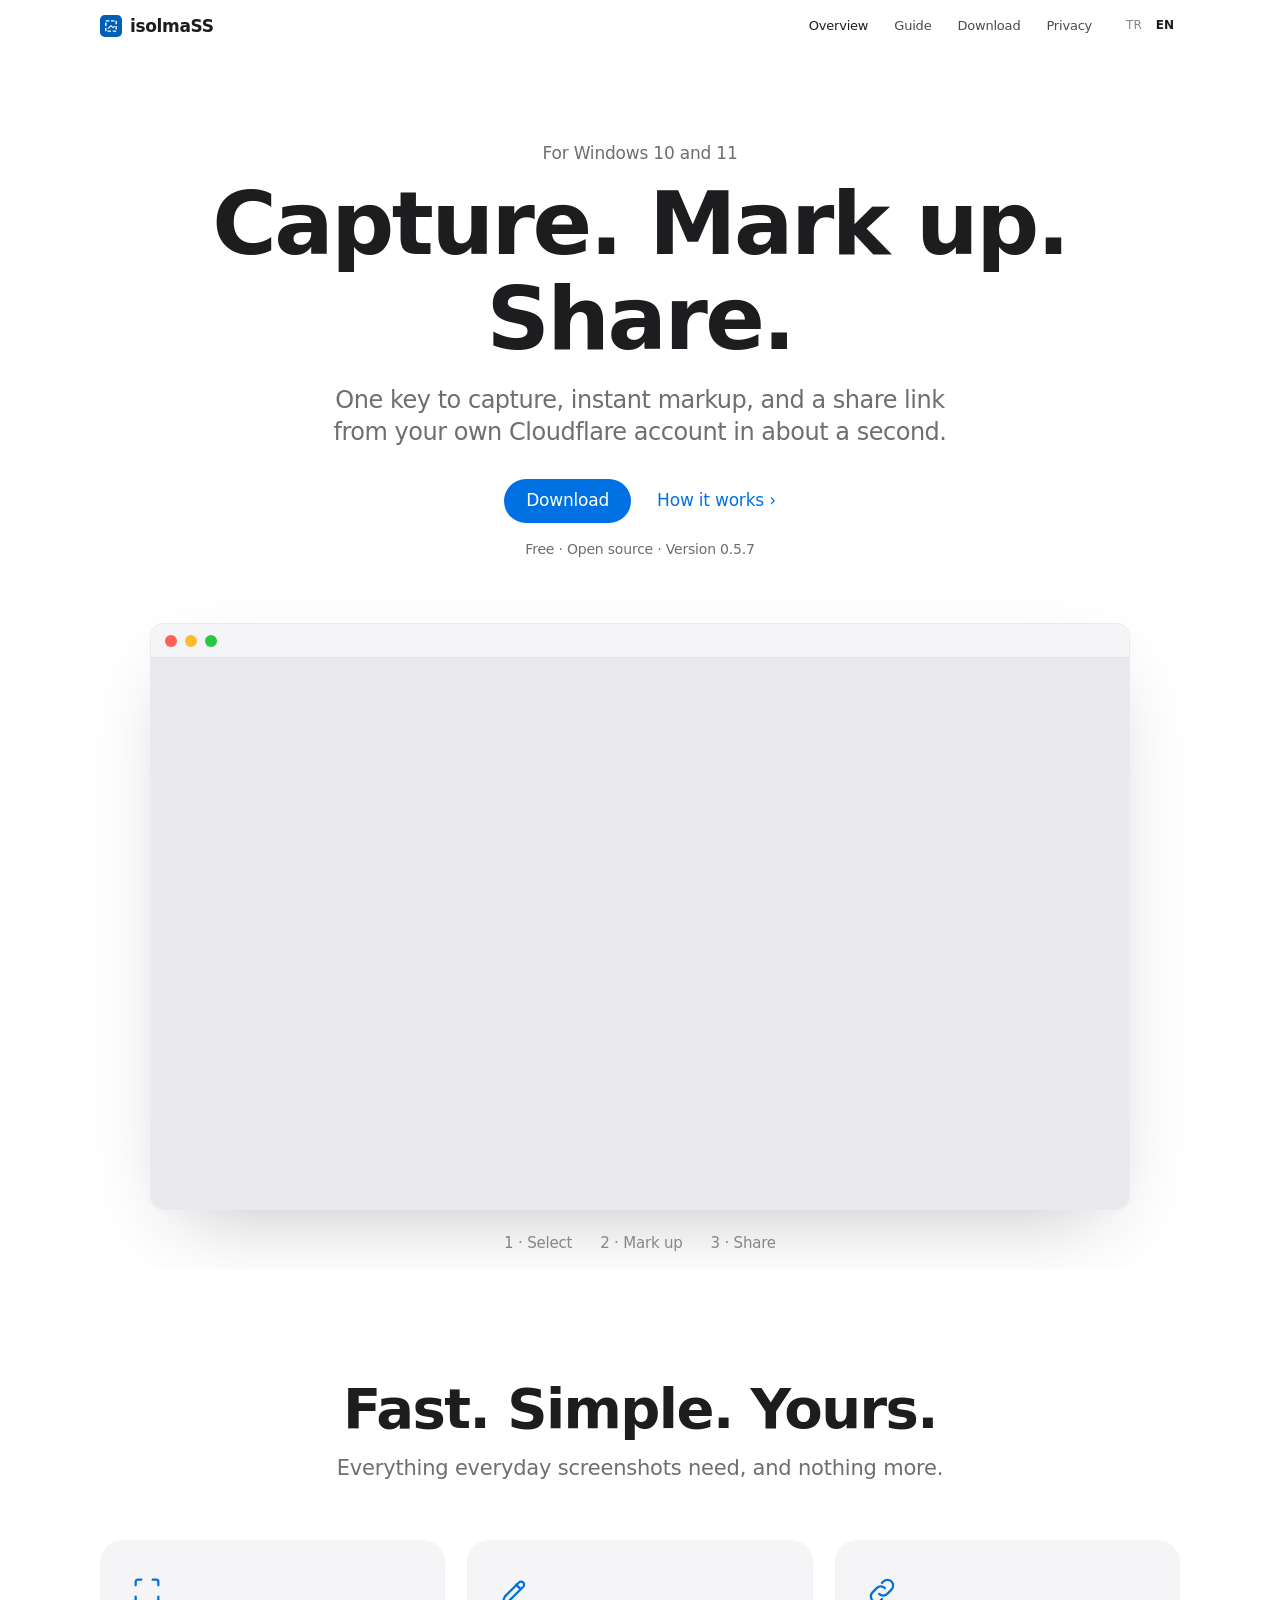
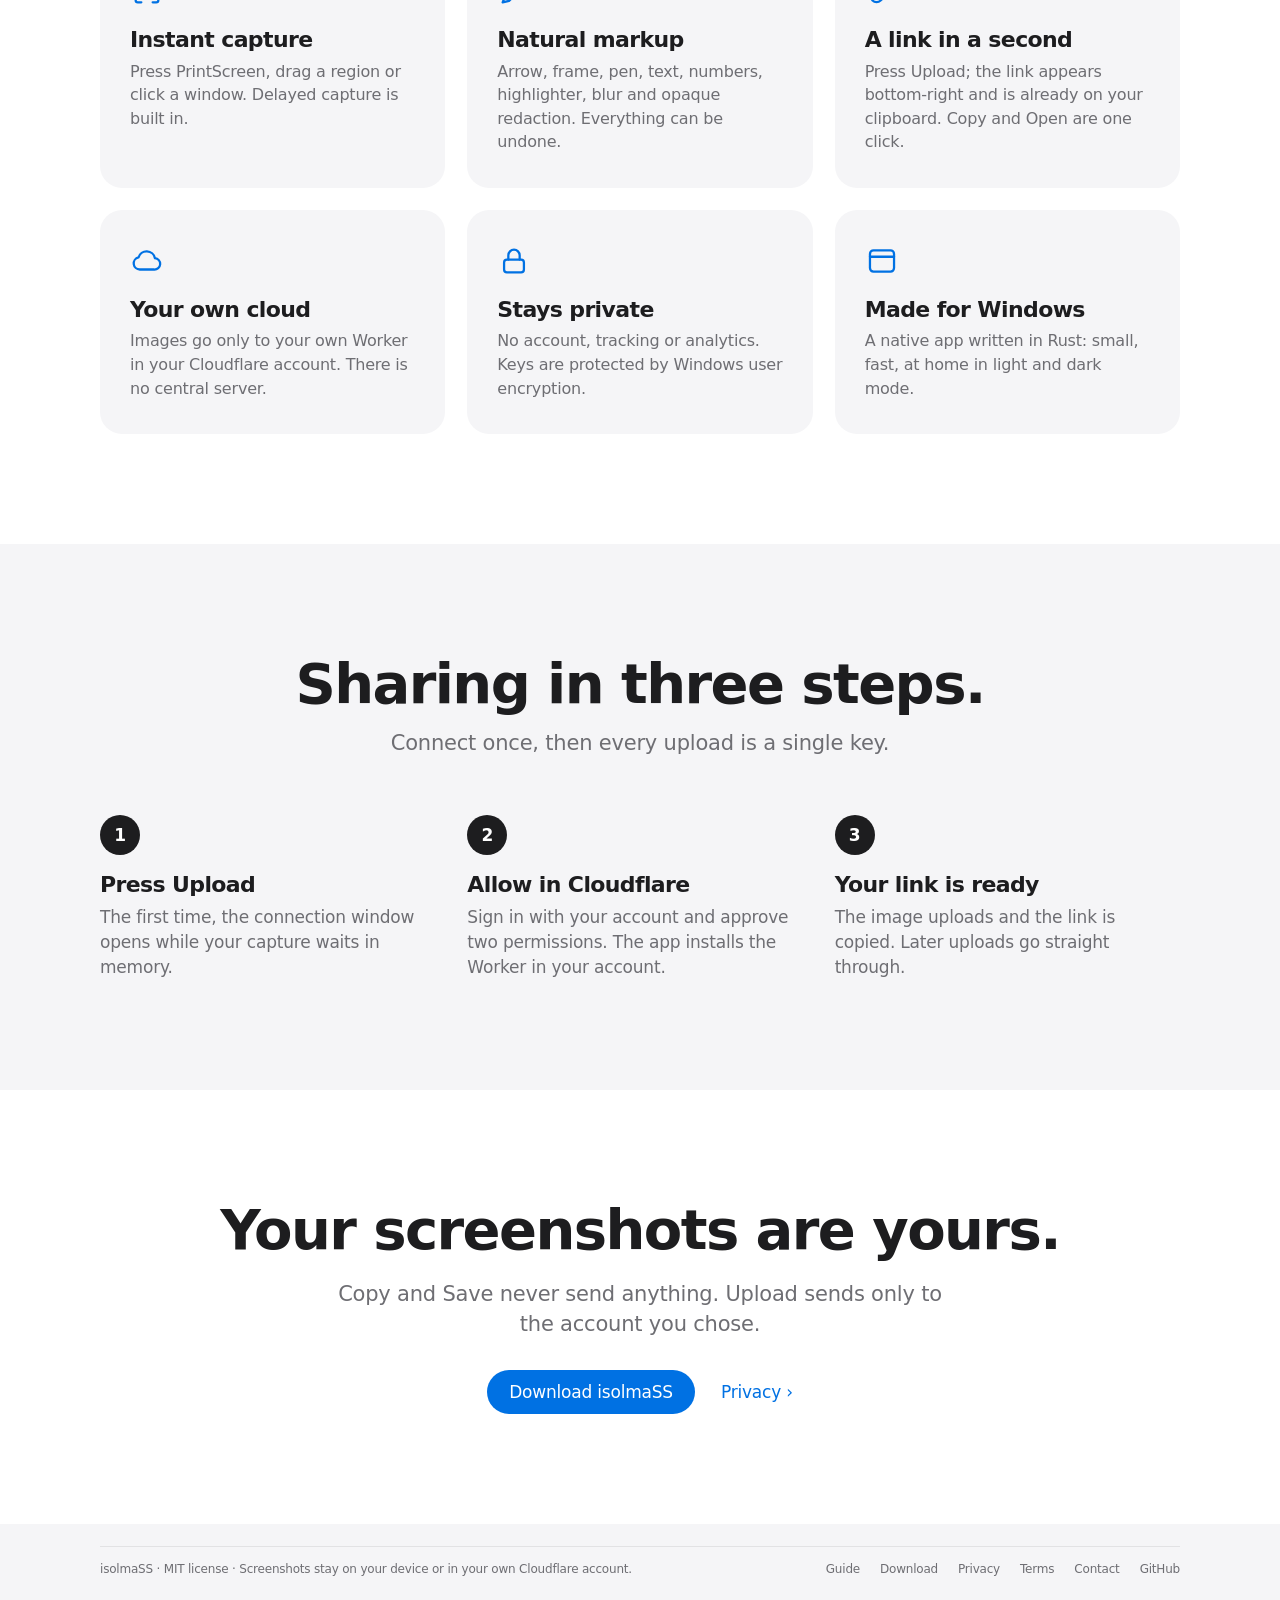
<file: site/index.html>
<!doctype html>
<html lang="tr" data-lang="tr" data-title-tr="isolmaSS — Yakala, işaretle, paylaş" data-title-en="isolmaSS — Capture, mark up, share" data-desc-tr="Windows için hızlı ekran görüntüsü, düzenleme ve kendi Cloudflare hesabınızla anında link paylaşımı." data-desc-en="Fast Windows screenshots, markup and instant links from your own Cloudflare account.">
<head>
<meta charset="utf-8">
<meta name="viewport" content="width=device-width,initial-scale=1">
<title>isolmaSS — Yakala, işaretle, paylaş</title>
<meta name="description" content="Windows için hızlı ekran görüntüsü, düzenleme ve kendi Cloudflare hesabınızla anında link paylaşımı.">
<link rel="canonical" href="https://ss.isolmaz.com/">
<meta property="og:type" content="website">
<meta property="og:site_name" content="isolmaSS">
<meta property="og:title" content="isolmaSS — Yakala, işaretle, paylaş">
<meta property="og:description" content="Windows için hızlı ekran görüntüsü, düzenleme ve kendi Cloudflare hesabınızla anında link paylaşımı.">
<meta property="og:url" content="https://ss.isolmaz.com/">
<meta name="theme-color" content="#ffffff" media="(prefers-color-scheme: light)">
<meta name="theme-color" content="#000000" media="(prefers-color-scheme: dark)">
<link rel="icon" href="favicon.svg" type="image/svg+xml">
<link rel="stylesheet" href="styles.css">
<script defer src="site.js"></script>
</head>
<body>
<a class="skip" href="#main"><span data-lang="tr">İçeriğe geç</span><span data-lang="en">Skip to content</span></a>
<header class="nav">
<div class="wrap nav__inner">
<a class="brand" href="index.html"><img src="favicon.svg" width="22" height="22" alt="">isolmaSS</a>
<ul class="nav__links" id="nav-links" data-nav-links><li><a href="index.html" aria-current="page"><span data-lang="tr">Genel bakış</span><span data-lang="en">Overview</span></a></li><li><a href="docs.html"><span data-lang="tr">Kullanım</span><span data-lang="en">Guide</span></a></li><li><a href="download.html"><span data-lang="tr">İndir</span><span data-lang="en">Download</span></a></li><li><a href="privacy.html"><span data-lang="tr">Gizlilik</span><span data-lang="en">Privacy</span></a></li></ul>
<div class="lang" role="group" aria-label="Dil / Language"><button type="button" data-set-lang="tr" aria-pressed="true">TR</button><button type="button" data-set-lang="en" aria-pressed="false">EN</button></div>
<button class="nav__toggle" type="button" data-nav-toggle aria-expanded="false" aria-controls="nav-links" aria-label="Menü / Menu"><svg viewBox="0 0 24 24" fill="none" stroke="currentColor" stroke-width="1.6" stroke-linecap="round" aria-hidden="true"><path d="M4 8h16M4 16h16"/></svg></button>
</div>
</header>
<main id="main">
<section class="hero">
<div class="wrap">
<p class="eyebrow"><span data-lang="tr">Windows 10 ve 11 için</span><span data-lang="en">For Windows 10 and 11</span></p>
<h1><span data-lang="tr">Yakala. İşaretle.<br>Paylaş.</span><span data-lang="en">Capture. Mark up.<br>Share.</span></h1>
<p class="hero__lead"><span data-lang="tr">Tek tuşla ekran görüntüsü, anında düzenleme ve kendi Cloudflare hesabınızda bir saniyede paylaşım linki.</span><span data-lang="en">One key to capture, instant markup, and a share link from your own Cloudflare account in about a second.</span></p>
<div class="buttons"><a class="button" href="https://github.com/isolmaz/isolmaSS-updates/releases/latest/download/isolmass-setup.exe"><span data-lang="tr">İndir</span><span data-lang="en">Download</span></a><a class="link-more" href="docs.html"><span data-lang="tr">Nasıl çalışır</span><span data-lang="en">How it works</span></a></div>
<p class="fine"><span data-lang="tr">Ücretsiz · Açık kaynak · Sürüm 0.5.7</span><span data-lang="en">Free · Open source · Version 0.5.7</span></p>
</div>
<div class="showcase">
<div class="frame">
<div class="frame__bar" aria-hidden="true"><i></i><i></i><i></i></div>
<div class="frame__stage" role="img" aria-label="isolmaSS: bir alan seçme, ok ve çerçeve çizme, ardından sağ altta yüklenen linkin kartı">
<img src="assets/hero-1.jpg" width="1600" height="900" alt="" fetchpriority="high">
<img src="assets/hero-2.jpg" width="1600" height="900" alt="" loading="lazy">
<img src="assets/hero-3.jpg" width="1600" height="900" alt="" loading="lazy">
</div>
</div>
<ul class="stages">
<li><span data-lang="tr">1 · Seç</span><span data-lang="en">1 · Select</span></li>
<li><span data-lang="tr">2 · İşaretle</span><span data-lang="en">2 · Mark up</span></li>
<li><span data-lang="tr">3 · Paylaş</span><span data-lang="en">3 · Share</span></li>
</ul>
</div>
</section>

<section class="section">
<div class="wrap">
<div class="section__head reveal"><h2><span data-lang="tr">Hızlı. Sade. Sizin.</span><span data-lang="en">Fast. Simple. Yours.</span></h2><p><span data-lang="tr">Günlük ekran görüntüsü işi için gereken her şey, fazlası değil.</span><span data-lang="en">Everything everyday screenshots need, and nothing more.</span></p></div>
<div class="grid">
<div class="tile reveal"><svg viewBox="0 0 24 24" fill="none" stroke="currentColor" stroke-width="1.6" stroke-linecap="round" stroke-linejoin="round" aria-hidden="true"><path d="M4 8V5.5A1.5 1.5 0 0 1 5.5 4H8M16 4h2.5A1.5 1.5 0 0 1 20 5.5V8M20 16v2.5a1.5 1.5 0 0 1-1.5 1.5H16M8 20H5.5A1.5 1.5 0 0 1 4 18.5V16"/></svg><h3><span data-lang="tr">Anında yakalama</span><span data-lang="en">Instant capture</span></h3><p><span data-lang="tr">PrintScreen'e basın, bir alan sürükleyin ya da bir pencereye tıklayın. Gecikmeli yakalama da var.</span><span data-lang="en">Press PrintScreen, drag a region or click a window. Delayed capture is built in.</span></p></div>
<div class="tile reveal"><svg viewBox="0 0 24 24" fill="none" stroke="currentColor" stroke-width="1.6" stroke-linecap="round" stroke-linejoin="round" aria-hidden="true"><path d="M4 20l4.5-1 10-10a2.1 2.1 0 0 0-3-3l-10 10L4 20z"/><path d="M13.5 7.5l3 3"/></svg><h3><span data-lang="tr">Doğal işaretleme</span><span data-lang="en">Natural markup</span></h3><p><span data-lang="tr">Ok, çerçeve, kalem, metin, numara, vurgulayıcı, bulanıklık ve opak karartma. Her şey geri alınabilir.</span><span data-lang="en">Arrow, frame, pen, text, numbers, highlighter, blur and opaque redaction. Everything can be undone.</span></p></div>
<div class="tile reveal"><svg viewBox="0 0 24 24" fill="none" stroke="currentColor" stroke-width="1.6" stroke-linecap="round" stroke-linejoin="round" aria-hidden="true"><path d="M10 14a4 4 0 0 0 5.7 0l3-3a4 4 0 0 0-5.7-5.7l-1 1"/><path d="M14 10a4 4 0 0 0-5.7 0l-3 3a4 4 0 0 0 5.7 5.7l1-1"/></svg><h3><span data-lang="tr">Bir saniyede link</span><span data-lang="en">A link in a second</span></h3><p><span data-lang="tr">Yükle'ye basın; sağ altta link belirir ve panonuzdadır. Kopyala ve Aç tek tık.</span><span data-lang="en">Press Upload; the link appears bottom-right and is already on your clipboard. Copy and Open are one click.</span></p></div>
<div class="tile reveal"><svg viewBox="0 0 24 24" fill="none" stroke="currentColor" stroke-width="1.6" stroke-linecap="round" stroke-linejoin="round" aria-hidden="true"><path d="M7 18h10a4 4 0 0 0 .6-8A6 6 0 0 0 6 9.5 4.3 4.3 0 0 0 7 18z"/></svg><h3><span data-lang="tr">Kendi bulutunuz</span><span data-lang="en">Your own cloud</span></h3><p><span data-lang="tr">Görüntüler yalnızca Cloudflare hesabınızdaki kendi Worker'ınıza gider. Merkezi bir sunucu yok.</span><span data-lang="en">Images go only to your own Worker in your Cloudflare account. There is no central server.</span></p></div>
<div class="tile reveal"><svg viewBox="0 0 24 24" fill="none" stroke="currentColor" stroke-width="1.6" stroke-linecap="round" stroke-linejoin="round" aria-hidden="true"><rect x="5" y="11" width="14" height="9" rx="2"/><path d="M8 11V8a4 4 0 0 1 8 0v3"/></svg><h3><span data-lang="tr">Gizli kalır</span><span data-lang="en">Stays private</span></h3><p><span data-lang="tr">Hesap, izleme veya analitik yok. Anahtarlar Windows kullanıcı şifrelemesiyle korunur.</span><span data-lang="en">No account, tracking or analytics. Keys are protected by Windows user encryption.</span></p></div>
<div class="tile reveal"><svg viewBox="0 0 24 24" fill="none" stroke="currentColor" stroke-width="1.6" stroke-linecap="round" stroke-linejoin="round" aria-hidden="true"><rect x="3.5" y="4.5" width="17" height="15" rx="2.5"/><path d="M3.5 9h17"/></svg><h3><span data-lang="tr">Windows'a ait</span><span data-lang="en">Made for Windows</span></h3><p><span data-lang="tr">Rust ile yazılmış yerel uygulama: küçük, hızlı, açık ve koyu temaya uyumlu.</span><span data-lang="en">A native app written in Rust: small, fast, at home in light and dark mode.</span></p></div>
</div>
</div>
</section>

<section class="section section--alt">
<div class="wrap">
<div class="section__head reveal"><h2><span data-lang="tr">Paylaşım, üç adımda.</span><span data-lang="en">Sharing in three steps.</span></h2><p><span data-lang="tr">Bir kez bağlanın, sonra her yükleme tek tuş.</span><span data-lang="en">Connect once, then every upload is a single key.</span></p></div>
<div class="steps">
<div class="step reveal"><h3><span data-lang="tr">Yükle'ye basın</span><span data-lang="en">Press Upload</span></h3><p><span data-lang="tr">İlk seferde bağlantı penceresi açılır; görüntünüz bellekte bekler.</span><span data-lang="en">The first time, the connection window opens while your capture waits in memory.</span></p></div>
<div class="step reveal"><h3><span data-lang="tr">Cloudflare'da izin verin</span><span data-lang="en">Allow in Cloudflare</span></h3><p><span data-lang="tr">Tarayıcıda hesabınızla giriş yapıp iki izni onaylayın. Uygulama Worker'ı hesabınıza kurar.</span><span data-lang="en">Sign in with your account and approve two permissions. The app installs the Worker in your account.</span></p></div>
<div class="step reveal"><h3><span data-lang="tr">Link hazır</span><span data-lang="en">Your link is ready</span></h3><p><span data-lang="tr">Görüntü yüklenir, link panoya kopyalanır. Sonraki yüklemeler doğrudan gider.</span><span data-lang="en">The image uploads and the link is copied. Later uploads go straight through.</span></p></div>
</div>
</div>
</section>

<section class="section">
<div class="wrap statement reveal">
<h2><span data-lang="tr">Ekran görüntüleriniz size ait.</span><span data-lang="en">Your screenshots are yours.</span></h2>
<p><span data-lang="tr">Kopyala ve Kaydet hiçbir şey göndermez. Yükle yalnızca sizin seçtiğiniz hesaba gönderir.</span><span data-lang="en">Copy and Save never send anything. Upload sends only to the account you chose.</span></p>
<div class="buttons"><a class="button" href="https://github.com/isolmaz/isolmaSS-updates/releases/latest/download/isolmass-setup.exe"><span data-lang="tr">isolmaSS'i indir</span><span data-lang="en">Download isolmaSS</span></a><a class="link-more" href="privacy.html"><span data-lang="tr">Gizlilik</span><span data-lang="en">Privacy</span></a></div>
</div>
</section>
</main>
<footer class="footer">
<div class="wrap footer__inner">
<span><span data-lang="tr">isolmaSS · MIT lisansı · Ekran görüntüleri sizin cihazınızda veya kendi Cloudflare hesabınızda kalır.</span><span data-lang="en">isolmaSS · MIT license · Screenshots stay on your device or in your own Cloudflare account.</span></span>
<ul>
<li><a href="docs.html"><span data-lang="tr">Kullanım</span><span data-lang="en">Guide</span></a></li>
<li><a href="download.html"><span data-lang="tr">İndir</span><span data-lang="en">Download</span></a></li>
<li><a href="privacy.html"><span data-lang="tr">Gizlilik</span><span data-lang="en">Privacy</span></a></li>
<li><a href="terms.html"><span data-lang="tr">Koşullar</span><span data-lang="en">Terms</span></a></li>
<li><a href="contact.html"><span data-lang="tr">İletişim</span><span data-lang="en">Contact</span></a></li>
<li><a href="https://github.com/isolmaz/isolmaSS_V2">GitHub</a></li>
</ul>
</div>
</footer>
</body>
</html>
</file>
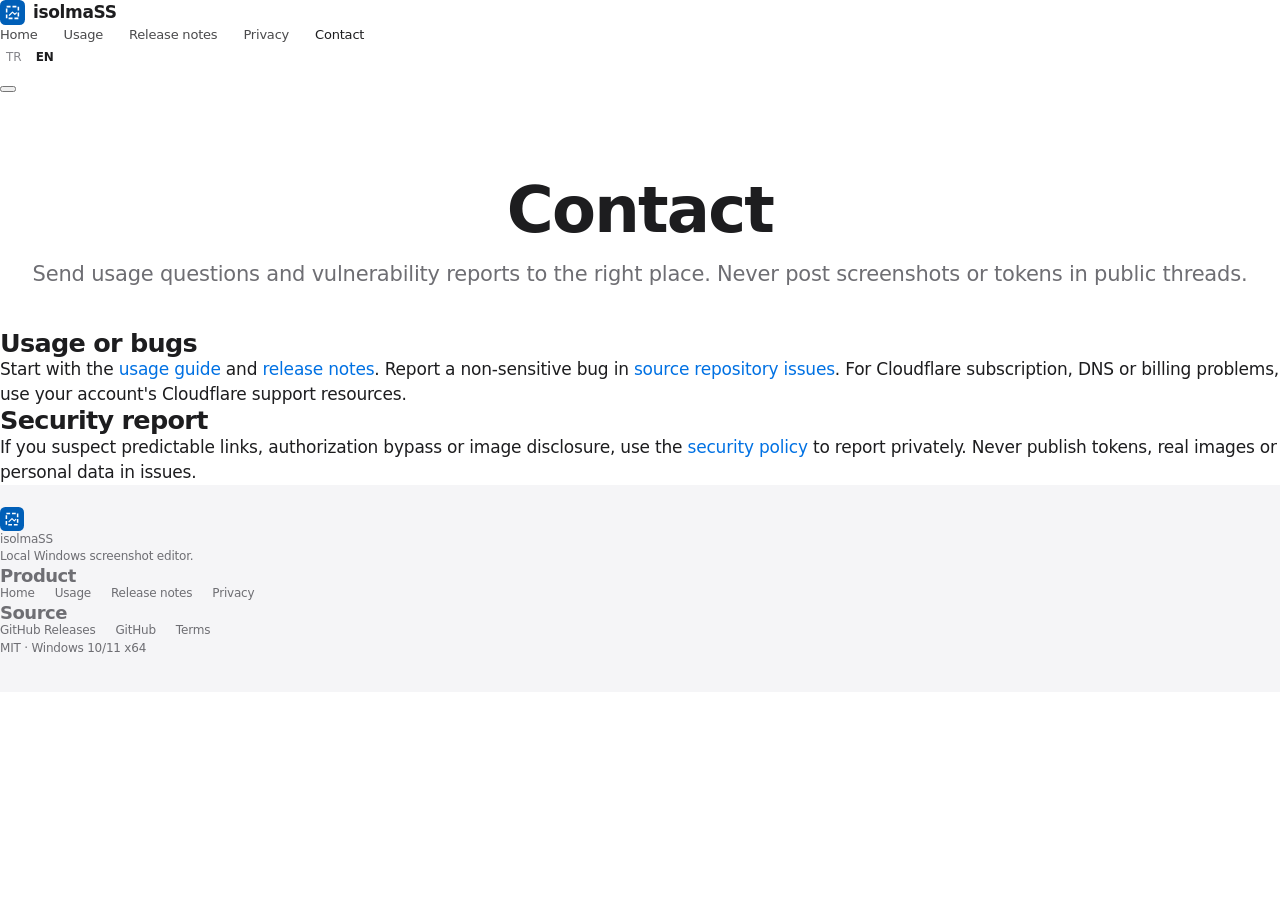
<file: site/contact.html>
<!doctype html><html lang="tr" data-title-tr="İletişim — isolmaSS" data-title-en="Contact — isolmaSS"><head><meta charset="utf-8"><meta name="viewport" content="width=device-width,initial-scale=1"><meta name="color-scheme" content="light"><title>İletişim — isolmaSS</title><link rel="canonical" href="https://ss.isolmaz.com/contact.html"><link rel="icon" href="favicon.svg" type="image/svg+xml"><link rel="stylesheet" href="styles.css"><script defer src="site.js"></script></head><body><div class="read-progress" data-read-progress aria-hidden="true"></div><a class="skip" href="#main"><span data-lang="tr">İçeriğe geç</span><span data-lang="en">Skip to content</span></a><header class="site-header"><div class="shell site-header__inner"><a class="brand" href="index.html"><img src="favicon.svg" width="25" height="25" alt="">isolmaSS</a><nav class="nav" id="site-nav" data-nav aria-label="Site menüsü"><ul class="nav__links"><li><a href="index.html"><span data-lang="tr">Ana sayfa</span><span data-lang="en">Home</span></a></li><li><a href="docs.html"><span data-lang="tr">Kullanım</span><span data-lang="en">Usage</span></a></li><li><a href="changelog.html"><span data-lang="tr">Sürüm notları</span><span data-lang="en">Release notes</span></a></li><li><a href="privacy.html"><span data-lang="tr">Gizlilik</span><span data-lang="en">Privacy</span></a></li><li><a href="contact.html" aria-current="page"><span data-lang="tr">İletişim</span><span data-lang="en">Contact</span></a></li></ul></nav><div class="lang" role="group" aria-label="Dil / Language"><button data-set-lang="tr" type="button" aria-pressed="true">TR</button><button data-set-lang="en" type="button" aria-pressed="false">EN</button></div><button class="nav-toggle" type="button" data-nav-toggle aria-expanded="false" aria-controls="site-nav" aria-label="Menüyü aç / Open menu"><svg viewBox="0 0 24 24" fill="none" stroke="currentColor" stroke-width="1.5" aria-hidden="true"><path d="M4 7h16M4 12h16M4 17h16"/></svg></button></div></header><main id="main"><div class="shell page-head"><h1><span data-lang="tr">İletişim</span><span data-lang="en">Contact</span></h1><p><span data-lang="tr">Kullanım sorularını ve güvenlik bildirimlerini doğru yere gönderin. Görüntü ve anahtarları açık bir başlıkta paylaşmayın.</span><span data-lang="en">Send usage questions and vulnerability reports to the right place. Never post screenshots or tokens in public threads.</span></p></div><div class="shell page-body"><div class="doc__body"><section class="doc__section"><h2><span data-lang="tr">Kullanım veya hata</span><span data-lang="en">Usage or bugs</span></h2><p><span data-lang="tr">Önce <a href="docs.html">kullanım rehberine</a> ve <a href="changelog.html">sürüm notlarına</a> bakın. Gizli bilgi içermeyen bir hatayı <a href="https://github.com/isolmaz/isolmaSS_V2/issues">kaynak depo sorunlarında</a> bildirebilirsiniz. Cloudflare abonelik, DNS ve ödeme sorunları için hesabınızın Cloudflare destek kaynakları geçerlidir.</span><span data-lang="en">Start with the <a href="docs.html">usage guide</a> and <a href="changelog.html">release notes</a>. Report a non-sensitive bug in <a href="https://github.com/isolmaz/isolmaSS_V2/issues">source repository issues</a>. For Cloudflare subscription, DNS or billing problems, use your account's Cloudflare support resources.</span></p></section><section class="doc__section"><h2><span data-lang="tr">Güvenlik bildirimi</span><span data-lang="en">Security report</span></h2><p><span data-lang="tr">Tahmin edilebilir bağlantı, yetki atlama veya görüntü sızıntısı şüphesi varsa <a href="https://github.com/isolmaz/isolmaSS_V2/security/policy">güvenlik politikası</a> üzerinden özel bildirim yapın. Token, gerçek resim ya da kişisel veri içeren public issue açmayın.</span><span data-lang="en">If you suspect predictable links, authorization bypass or image disclosure, use the <a href="https://github.com/isolmaz/isolmaSS_V2/security/policy">security policy</a> to report privately. Never publish tokens, real images or personal data in issues.</span></p></section></div></div></main><footer class="footer"><div class="shell"><div class="footer__grid"><div><div class="footer__brand"><img src="favicon.svg" width="24" height="24" alt="">isolmaSS</div><p class="footer__tagline"><span data-lang="tr">Windows 10/11 x64 için yerel ekran görüntüsü düzenleyici.</span><span data-lang="en">Local Windows screenshot editor.</span></p></div><div class="footer__col"><h2 class="kicker"><span data-lang="tr">Ürün</span><span data-lang="en">Product</span></h2><ul><li><a href="index.html"><span data-lang="tr">Ana sayfa</span><span data-lang="en">Home</span></a></li><li><a href="docs.html"><span data-lang="tr">Kullanım</span><span data-lang="en">Usage</span></a></li><li><a href="changelog.html"><span data-lang="tr">Sürüm notları</span><span data-lang="en">Release notes</span></a></li><li><a href="privacy.html"><span data-lang="tr">Gizlilik</span><span data-lang="en">Privacy</span></a></li></ul></div><div class="footer__col"><h2 class="kicker"><span data-lang="tr">Kaynak</span><span data-lang="en">Source</span></h2><ul><li><a href="https://github.com/isolmaz/isolmaSS-updates/releases/latest">GitHub Releases</a></li><li><a href="https://github.com/isolmaz/isolmaSS_V2">GitHub</a></li><li><a href="terms.html"><span data-lang="tr">Koşullar</span><span data-lang="en">Terms</span></a></li></ul></div></div><div class="footer__bottom">MIT · Windows 10/11 x64</div></div></footer></body></html>
</file>
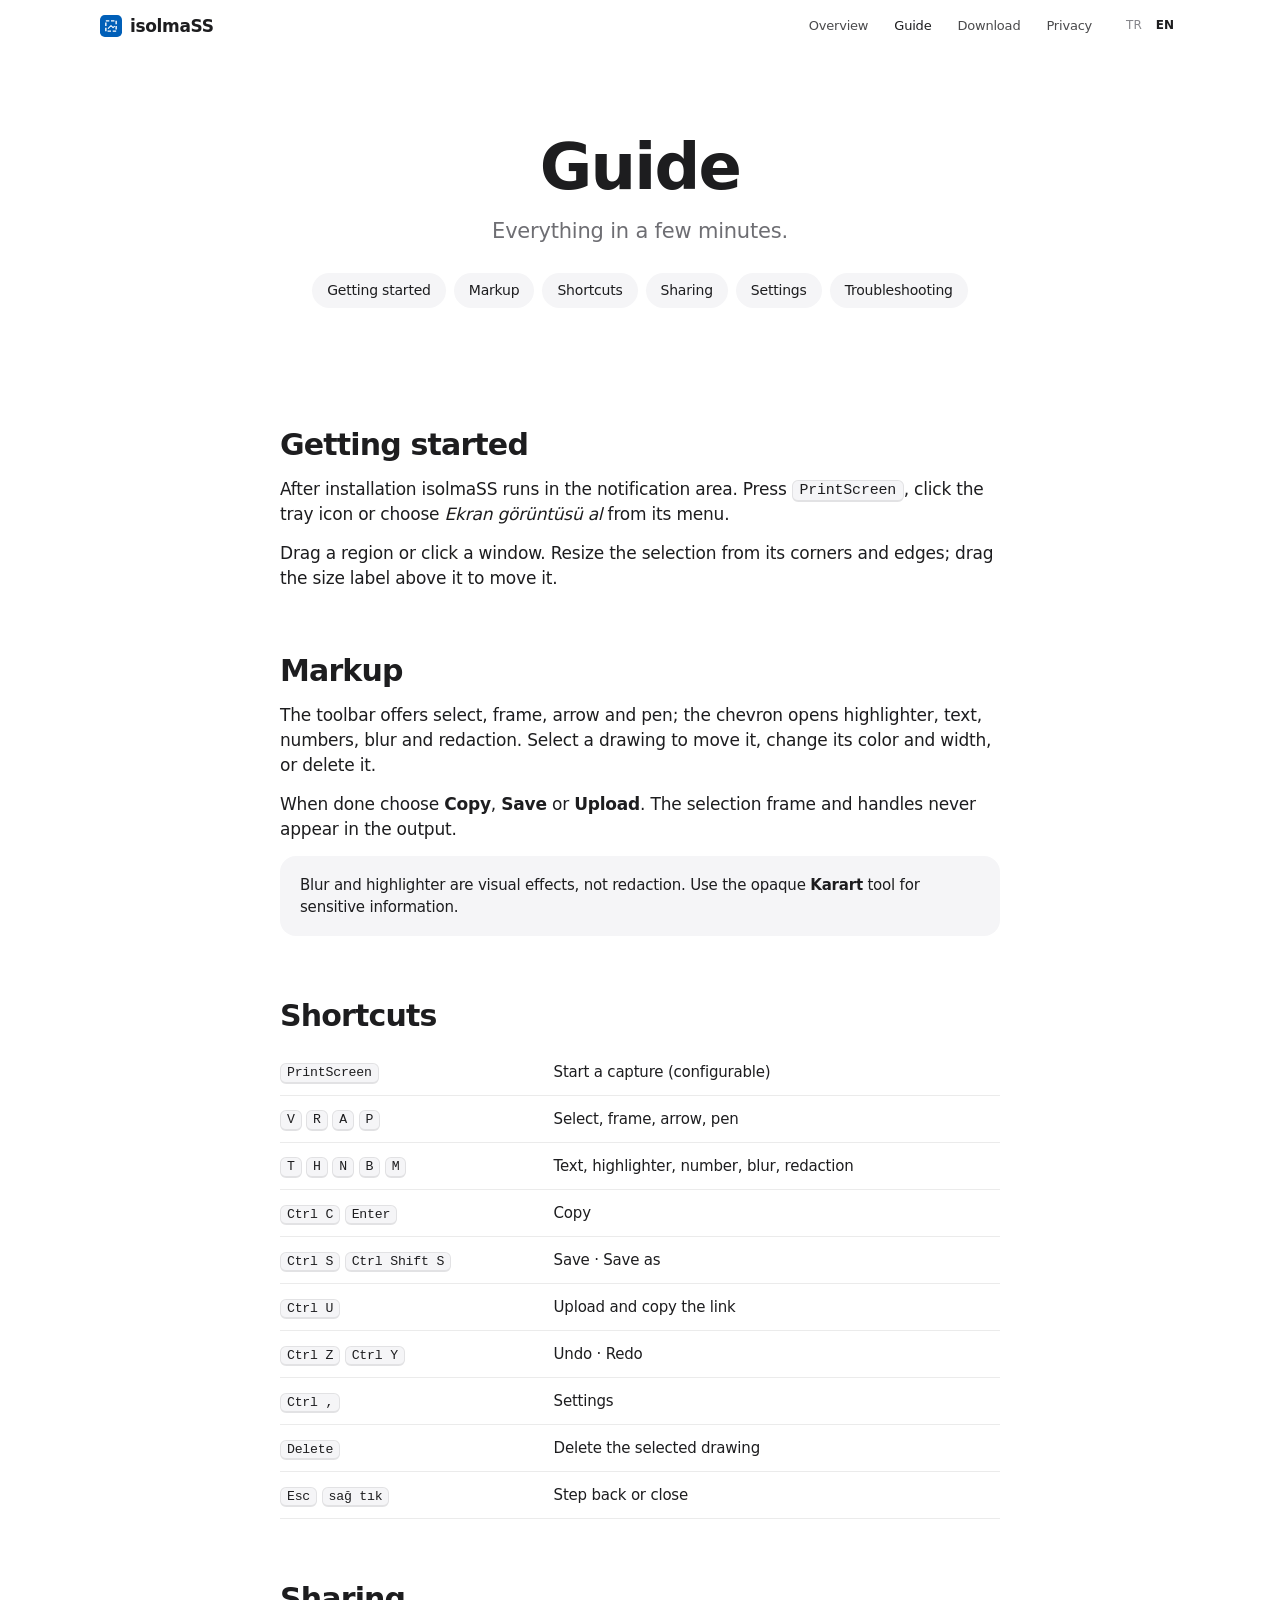
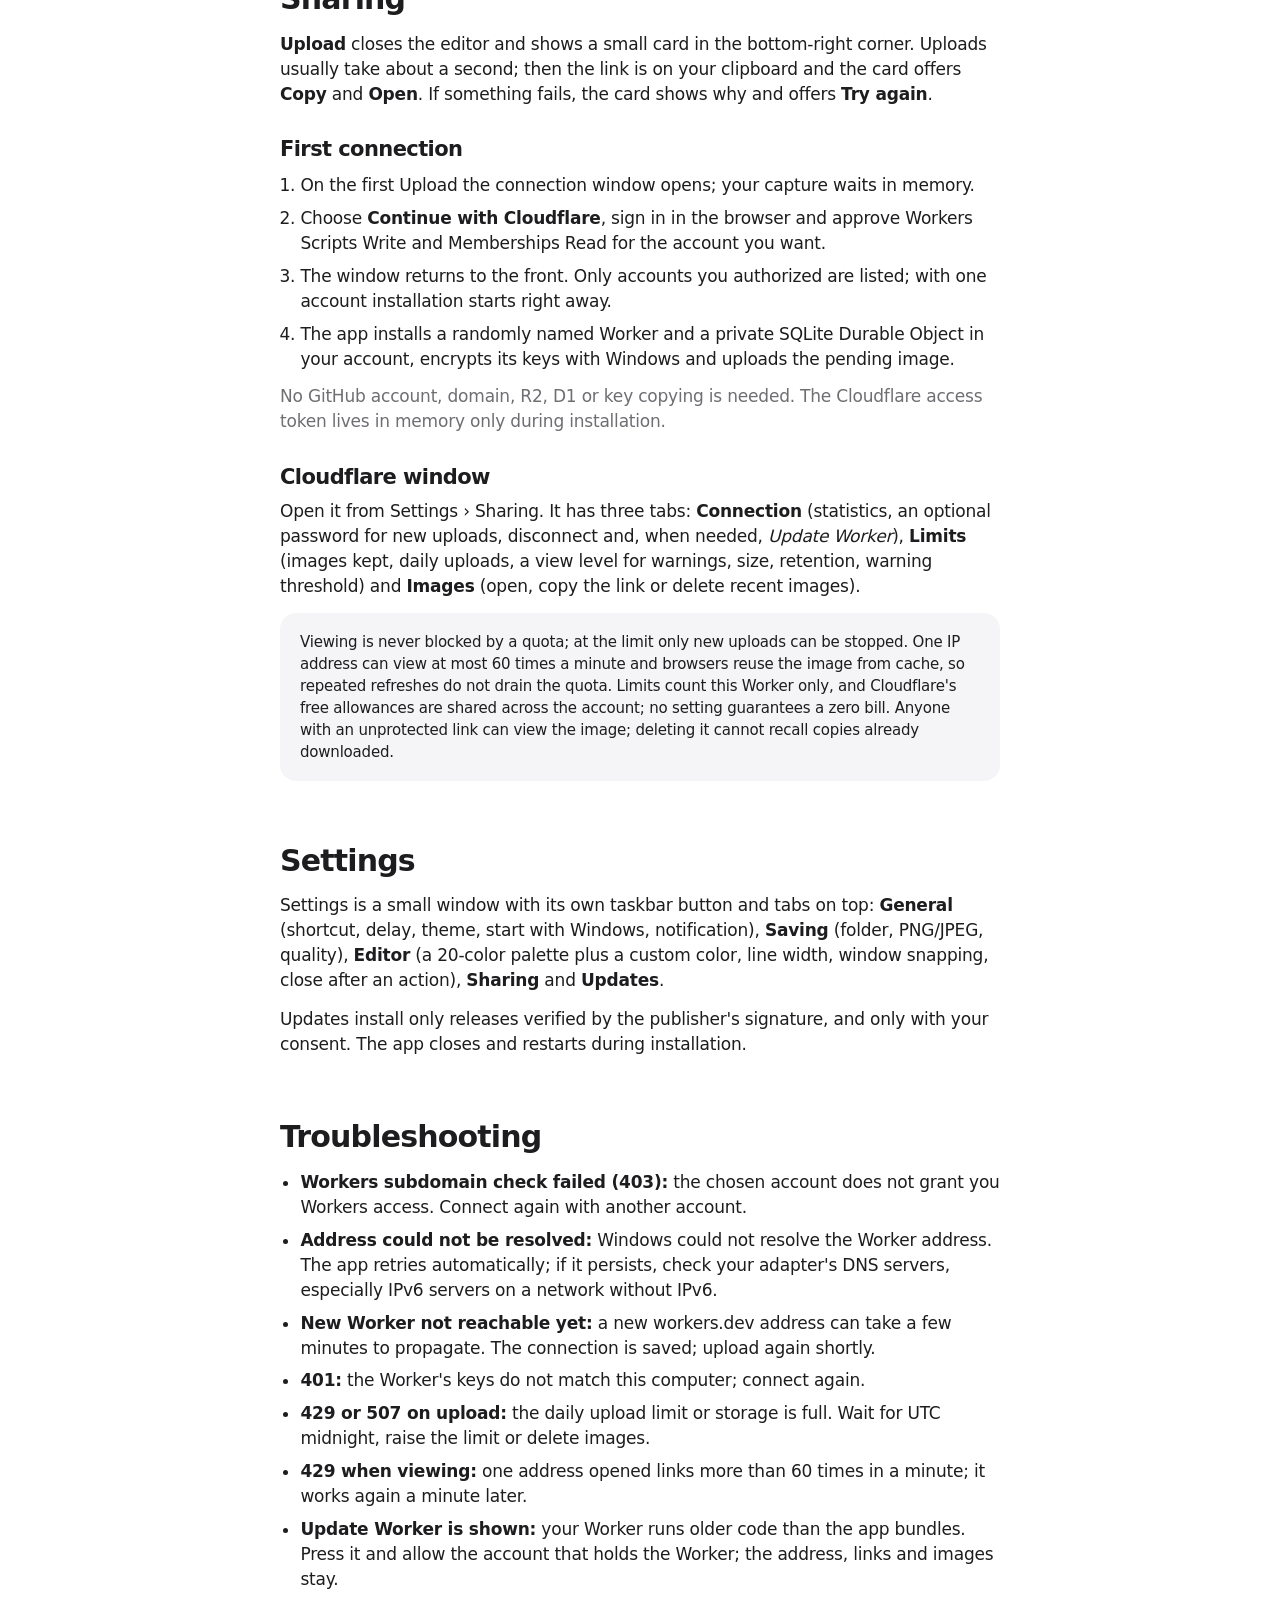
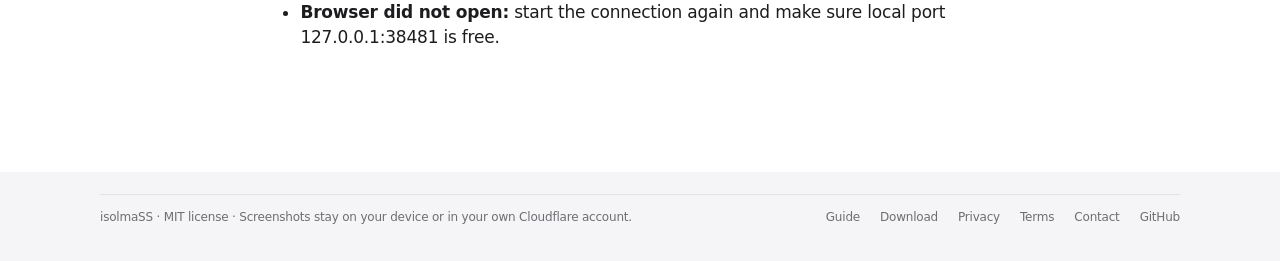
<file: site/docs.html>
<!doctype html>
<html lang="tr" data-lang="tr" data-title-tr="Kullanım — isolmaSS" data-title-en="Guide — isolmaSS" data-desc-tr="isolmaSS ile yakalama, düzenleme, kısayollar, Cloudflare paylaşımı ve sorun giderme." data-desc-en="Capturing, markup, shortcuts, Cloudflare sharing and troubleshooting with isolmaSS.">
<head>
<meta charset="utf-8">
<meta name="viewport" content="width=device-width,initial-scale=1">
<title>Kullanım — isolmaSS</title>
<meta name="description" content="isolmaSS ile yakalama, düzenleme, kısayollar, Cloudflare paylaşımı ve sorun giderme.">
<link rel="canonical" href="https://ss.isolmaz.com/docs.html">
<meta property="og:type" content="website">
<meta property="og:site_name" content="isolmaSS">
<meta property="og:title" content="Kullanım — isolmaSS">
<meta property="og:description" content="isolmaSS ile yakalama, düzenleme, kısayollar, Cloudflare paylaşımı ve sorun giderme.">
<meta property="og:url" content="https://ss.isolmaz.com/docs.html">
<meta name="theme-color" content="#ffffff" media="(prefers-color-scheme: light)">
<meta name="theme-color" content="#000000" media="(prefers-color-scheme: dark)">
<link rel="icon" href="favicon.svg" type="image/svg+xml">
<link rel="stylesheet" href="styles.css">
<script defer src="site.js"></script>
</head>
<body>
<a class="skip" href="#main"><span data-lang="tr">İçeriğe geç</span><span data-lang="en">Skip to content</span></a>
<header class="nav">
<div class="wrap nav__inner">
<a class="brand" href="index.html"><img src="favicon.svg" width="22" height="22" alt="">isolmaSS</a>
<ul class="nav__links" id="nav-links" data-nav-links><li><a href="index.html"><span data-lang="tr">Genel bakış</span><span data-lang="en">Overview</span></a></li><li><a href="docs.html" aria-current="page"><span data-lang="tr">Kullanım</span><span data-lang="en">Guide</span></a></li><li><a href="download.html"><span data-lang="tr">İndir</span><span data-lang="en">Download</span></a></li><li><a href="privacy.html"><span data-lang="tr">Gizlilik</span><span data-lang="en">Privacy</span></a></li></ul>
<div class="lang" role="group" aria-label="Dil / Language"><button type="button" data-set-lang="tr" aria-pressed="true">TR</button><button type="button" data-set-lang="en" aria-pressed="false">EN</button></div>
<button class="nav__toggle" type="button" data-nav-toggle aria-expanded="false" aria-controls="nav-links" aria-label="Menü / Menu"><svg viewBox="0 0 24 24" fill="none" stroke="currentColor" stroke-width="1.6" stroke-linecap="round" aria-hidden="true"><path d="M4 8h16M4 16h16"/></svg></button>
</div>
</header>
<main id="main">
<section class="page-head">
<div class="wrap--narrow">
<h1><span data-lang="tr">Kullanım</span><span data-lang="en">Guide</span></h1>
<p><span data-lang="tr">Birkaç dakikada her şey.</span><span data-lang="en">Everything in a few minutes.</span></p>
<ul class="toc">
<li><a href="#baslangic"><span data-lang="tr">Başlangıç</span><span data-lang="en">Getting started</span></a></li>
<li><a href="#duzenleme"><span data-lang="tr">Düzenleme</span><span data-lang="en">Markup</span></a></li>
<li><a href="#kisayollar"><span data-lang="tr">Kısayollar</span><span data-lang="en">Shortcuts</span></a></li>
<li><a href="#paylasim"><span data-lang="tr">Paylaşım</span><span data-lang="en">Sharing</span></a></li>
<li><a href="#ayarlar"><span data-lang="tr">Ayarlar</span><span data-lang="en">Settings</span></a></li>
<li><a href="#sorun"><span data-lang="tr">Sorun giderme</span><span data-lang="en">Troubleshooting</span></a></li>
</ul>
</div>
</section>
<article class="article">
<div class="wrap--narrow">

<h2 id="baslangic"><span data-lang="tr">Başlangıç</span><span data-lang="en">Getting started</span></h2>
<p><span data-lang="tr">Kurulumdan sonra isolmaSS bildirim alanında çalışır. <kbd>PrintScreen</kbd>'e basın, tepsi simgesine tıklayın ya da menüden <em>Ekran görüntüsü al</em>'ı seçin.</span><span data-lang="en">After installation isolmaSS runs in the notification area. Press <kbd>PrintScreen</kbd>, click the tray icon or choose <em>Ekran görüntüsü al</em> from its menu.</span></p>
<p><span data-lang="tr">Bir alan sürükleyin veya bir pencereye tıklayın. Seçimi köşelerinden ve kenarlarından boyutlandırın, üstteki boyut etiketinden sürükleyerek taşıyın.</span><span data-lang="en">Drag a region or click a window. Resize the selection from its corners and edges; drag the size label above it to move it.</span></p>

<h2 id="duzenleme"><span data-lang="tr">Düzenleme</span><span data-lang="en">Markup</span></h2>
<p><span data-lang="tr">Araç çubuğunda seç, çerçeve, ok ve kalem hazırdır; ok düğmesi vurgulayıcı, metin, numara, bulanıklık ve karartmayı açar. Bir çizimi seçerek taşıyın, rengini ve kalınlığını değiştirin ya da silin.</span><span data-lang="en">The toolbar offers select, frame, arrow and pen; the chevron opens highlighter, text, numbers, blur and redaction. Select a drawing to move it, change its color and width, or delete it.</span></p>
<p><span data-lang="tr">Bitirince <strong>Kopyala</strong>, <strong>Kaydet</strong> veya <strong>Yükle</strong>'yi seçin. Seçim çerçevesi ve tutamaçlar çıktıda görünmez.</span><span data-lang="en">When done choose <strong>Copy</strong>, <strong>Save</strong> or <strong>Upload</strong>. The selection frame and handles never appear in the output.</span></p>
<p class="note"><span data-lang="tr">Bulanıklık ve vurgulayıcı görsel efekttir, gizleme değildir. Hassas bilgiler için opak <strong>Karart</strong> aracını kullanın.</span><span data-lang="en">Blur and highlighter are visual effects, not redaction. Use the opaque <strong>Karart</strong> tool for sensitive information.</span></p>

<h2 id="kisayollar"><span data-lang="tr">Kısayollar</span><span data-lang="en">Shortcuts</span></h2>
<table class="table"><tr><td><kbd>PrintScreen</kbd></td><td><span data-lang="tr">Yakalamayı başlat (değiştirilebilir)</span><span data-lang="en">Start a capture (configurable)</span></td></tr><tr><td><kbd>V</kbd> <kbd>R</kbd> <kbd>A</kbd> <kbd>P</kbd></td><td><span data-lang="tr">Seç, çerçeve, ok, kalem</span><span data-lang="en">Select, frame, arrow, pen</span></td></tr><tr><td><kbd>T</kbd> <kbd>H</kbd> <kbd>N</kbd> <kbd>B</kbd> <kbd>M</kbd></td><td><span data-lang="tr">Metin, vurgulayıcı, numara, bulanıklık, karartma</span><span data-lang="en">Text, highlighter, number, blur, redaction</span></td></tr><tr><td><kbd>Ctrl C</kbd> <kbd>Enter</kbd></td><td><span data-lang="tr">Kopyala</span><span data-lang="en">Copy</span></td></tr><tr><td><kbd>Ctrl S</kbd> <kbd>Ctrl Shift S</kbd></td><td><span data-lang="tr">Kaydet · Farklı kaydet</span><span data-lang="en">Save · Save as</span></td></tr><tr><td><kbd>Ctrl U</kbd></td><td><span data-lang="tr">Yükle ve linki kopyala</span><span data-lang="en">Upload and copy the link</span></td></tr><tr><td><kbd>Ctrl Z</kbd> <kbd>Ctrl Y</kbd></td><td><span data-lang="tr">Geri al · Yinele</span><span data-lang="en">Undo · Redo</span></td></tr><tr><td><kbd>Ctrl ,</kbd></td><td><span data-lang="tr">Ayarlar</span><span data-lang="en">Settings</span></td></tr><tr><td><kbd>Delete</kbd></td><td><span data-lang="tr">Seçili çizimi sil</span><span data-lang="en">Delete the selected drawing</span></td></tr><tr><td><kbd>Esc</kbd> <kbd>sağ tık</kbd></td><td><span data-lang="tr">Geri adım veya kapat</span><span data-lang="en">Step back or close</span></td></tr></table>

<h2 id="paylasim"><span data-lang="tr">Paylaşım</span><span data-lang="en">Sharing</span></h2>
<p><span data-lang="tr"><strong>Yükle</strong> düzenleyiciyi kapatır ve sağ altta küçük bir kart gösterir. Yükleme genellikle bir saniye sürer; ardından link panonuzdadır ve kartta <strong>Kopyala</strong> ile <strong>Aç</strong> bulunur. Bir hata olursa kart nedenini ve <strong>Tekrar dene</strong>'yi gösterir.</span><span data-lang="en"><strong>Upload</strong> closes the editor and shows a small card in the bottom-right corner. Uploads usually take about a second; then the link is on your clipboard and the card offers <strong>Copy</strong> and <strong>Open</strong>. If something fails, the card shows why and offers <strong>Try again</strong>.</span></p>
<h3><span data-lang="tr">İlk bağlantı</span><span data-lang="en">First connection</span></h3>
<ol>
<li><span data-lang="tr">İlk Yükle'de bağlantı penceresi açılır; görüntünüz bellekte bekler.</span><span data-lang="en">On the first Upload the connection window opens; your capture waits in memory.</span></li>
<li><span data-lang="tr"><strong>Cloudflare ile devam et</strong>'e basın, tarayıcıda giriş yapın ve Workers Scripts Write ile Memberships Read izinlerini kullanmak istediğiniz hesap için onaylayın.</span><span data-lang="en">Choose <strong>Continue with Cloudflare</strong>, sign in in the browser and approve Workers Scripts Write and Memberships Read for the account you want.</span></li>
<li><span data-lang="tr">Pencere öne gelir. Yalnızca izin verdiğiniz hesaplar listelenir; tek hesapta kurulum hemen başlar.</span><span data-lang="en">The window returns to the front. Only accounts you authorized are listed; with one account installation starts right away.</span></li>
<li><span data-lang="tr">Uygulama hesabınıza rastgele adlı bir Worker ve özel bir SQLite Durable Object kurar, anahtarları Windows ile şifreler ve bekleyen görüntüyü yükler.</span><span data-lang="en">The app installs a randomly named Worker and a private SQLite Durable Object in your account, encrypts its keys with Windows and uploads the pending image.</span></li>
</ol>
<p class="muted"><span data-lang="tr">GitHub hesabı, alan adı, R2, D1 veya anahtar kopyalama gerekmez. Cloudflare erişim anahtarı yalnızca kurulum sırasında bellekte tutulur.</span><span data-lang="en">No GitHub account, domain, R2, D1 or key copying is needed. The Cloudflare access token lives in memory only during installation.</span></p>
<h3><span data-lang="tr">Cloudflare penceresi</span><span data-lang="en">Cloudflare window</span></h3>
<p><span data-lang="tr">Ayarlar › Paylaşım'dan açılır ve üç sekmedir: <strong>Bağlantı</strong> (istatistikler, yeni yüklemeler için isteğe bağlı şifre, bağlantıyı kaldırma ve gerektiğinde <em>Worker'ı güncelle</em>), <strong>Sınırlar</strong> (saklanan resim, günlük yükleme, uyarı için görüntüleme düzeyi, boyut, saklama süresi, uyarı eşiği) ve <strong>Resimler</strong> (son resimleri açma, linkini kopyalama, silme).</span><span data-lang="en">Open it from Settings › Sharing. It has three tabs: <strong>Connection</strong> (statistics, an optional password for new uploads, disconnect and, when needed, <em>Update Worker</em>), <strong>Limits</strong> (images kept, daily uploads, a view level for warnings, size, retention, warning threshold) and <strong>Images</strong> (open, copy the link or delete recent images).</span></p>
<p class="note"><span data-lang="tr">Görüntüleme hiçbir kota nedeniyle engellenmez; sınıra ulaşıldığında yalnızca yeni yüklemeler durdurulabilir. Bir IP adresi dakikada en fazla 60 kez görüntüleyebilir ve tarayıcılar resmi önbellekten tekrar kullanır, böylece art arda yenilemeler kotayı tüketmez. Sınırlar yalnızca bu Worker'ı sayar ve Cloudflare ücretsiz payları tüm hesapla paylaşılır; hiçbir ayar sıfır faturayı garanti etmez. Şifresiz linki bilen herkes görüntüyü açabilir; silmek daha önce indirilmiş kopyaları geri almaz.</span><span data-lang="en">Viewing is never blocked by a quota; at the limit only new uploads can be stopped. One IP address can view at most 60 times a minute and browsers reuse the image from cache, so repeated refreshes do not drain the quota. Limits count this Worker only, and Cloudflare's free allowances are shared across the account; no setting guarantees a zero bill. Anyone with an unprotected link can view the image; deleting it cannot recall copies already downloaded.</span></p>

<h2 id="ayarlar"><span data-lang="tr">Ayarlar</span><span data-lang="en">Settings</span></h2>
<p><span data-lang="tr">Ayarlar, görev çubuğunda kendi düğmesi olan ve üstte sekmeleri bulunan küçük bir penceredir: <strong>Genel</strong> (kısayol, gecikme, tema, Windows ile başlatma, bildirim), <strong>Kaydetme</strong> (klasör, PNG/JPEG, kalite), <strong>Düzenleyici</strong> (20 renklik palet ve özel renk, çizgi kalınlığı, pencereye yapışma, işlemden sonra kapatma), <strong>Paylaşım</strong> ve <strong>Güncelleme</strong>.</span><span data-lang="en">Settings is a small window with its own taskbar button and tabs on top: <strong>General</strong> (shortcut, delay, theme, start with Windows, notification), <strong>Saving</strong> (folder, PNG/JPEG, quality), <strong>Editor</strong> (a 20-color palette plus a custom color, line width, window snapping, close after an action), <strong>Sharing</strong> and <strong>Updates</strong>.</span></p>
<p><span data-lang="tr">Güncellemeler yalnızca yayıncı imzasıyla doğrulanan sürümleri, sizin onayınızla kurar. Kurulum sırasında uygulama kapanır ve yeniden açılır.</span><span data-lang="en">Updates install only releases verified by the publisher's signature, and only with your consent. The app closes and restarts during installation.</span></p>

<h2 id="sorun"><span data-lang="tr">Sorun giderme</span><span data-lang="en">Troubleshooting</span></h2>
<ul>
<li><span data-lang="tr"><strong>Workers alt alanı denetlenemedi (403):</strong> seçilen hesap size Workers yetkisi vermiyor. Başka bir hesapla yeniden bağlanın.</span><span data-lang="en"><strong>Workers subdomain check failed (403):</strong> the chosen account does not grant you Workers access. Connect again with another account.</span></li>
<li><span data-lang="tr"><strong>Adres çözülemedi:</strong> Windows Worker adresini çözemedi. Uygulama otomatik yeniden dener; sürerse ağ bağdaştırıcınızın DNS sunucularını, özellikle IPv6 olmayan bir ağdaki IPv6 DNS adreslerini denetleyin.</span><span data-lang="en"><strong>Address could not be resolved:</strong> Windows could not resolve the Worker address. The app retries automatically; if it persists, check your adapter's DNS servers, especially IPv6 servers on a network without IPv6.</span></li>
<li><span data-lang="tr"><strong>Yeni Worker'a henüz ulaşılamıyor:</strong> yeni bir workers.dev adresinin yayılması birkaç dakika sürebilir. Bağlantı kayıtlıdır; biraz sonra tekrar yükleyin.</span><span data-lang="en"><strong>New Worker not reachable yet:</strong> a new workers.dev address can take a few minutes to propagate. The connection is saved; upload again shortly.</span></li>
<li><span data-lang="tr"><strong>401:</strong> Worker anahtarları bu bilgisayarla eşleşmiyor; yeniden bağlanın.</span><span data-lang="en"><strong>401:</strong> the Worker's keys do not match this computer; connect again.</span></li>
<li><span data-lang="tr"><strong>Yüklerken 429 veya 507:</strong> günlük yükleme sınırı veya depolama doldu. UTC gece yarısını bekleyin, sınırı yükseltin ya da resim silin.</span><span data-lang="en"><strong>429 or 507 on upload:</strong> the daily upload limit or storage is full. Wait for UTC midnight, raise the limit or delete images.</span></li>
<li><span data-lang="tr"><strong>Görüntülerken 429:</strong> aynı adres bir dakikada 60'tan fazla açtı; bir dakika sonra tekrar açılır.</span><span data-lang="en"><strong>429 when viewing:</strong> one address opened links more than 60 times in a minute; it works again a minute later.</span></li>
<li><span data-lang="tr"><strong>Worker'ı güncelle görünüyor:</strong> Worker'ınız uygulamanın getirdiği koddan eski. Düğmeye basıp Worker'ın bulunduğu hesaba izin verin; adres, linkler ve resimler aynen kalır.</span><span data-lang="en"><strong>Update Worker is shown:</strong> your Worker runs older code than the app bundles. Press it and allow the account that holds the Worker; the address, links and images stay.</span></li>
<li><span data-lang="tr"><strong>Tarayıcı açılmadı:</strong> bağlantıyı yeniden başlatın ve 127.0.0.1:38481 yerel portunun boş olduğundan emin olun.</span><span data-lang="en"><strong>Browser did not open:</strong> start the connection again and make sure local port 127.0.0.1:38481 is free.</span></li>
</ul>
</div>
</article>
</main>
<footer class="footer">
<div class="wrap footer__inner">
<span><span data-lang="tr">isolmaSS · MIT lisansı · Ekran görüntüleri sizin cihazınızda veya kendi Cloudflare hesabınızda kalır.</span><span data-lang="en">isolmaSS · MIT license · Screenshots stay on your device or in your own Cloudflare account.</span></span>
<ul>
<li><a href="docs.html"><span data-lang="tr">Kullanım</span><span data-lang="en">Guide</span></a></li>
<li><a href="download.html"><span data-lang="tr">İndir</span><span data-lang="en">Download</span></a></li>
<li><a href="privacy.html"><span data-lang="tr">Gizlilik</span><span data-lang="en">Privacy</span></a></li>
<li><a href="terms.html"><span data-lang="tr">Koşullar</span><span data-lang="en">Terms</span></a></li>
<li><a href="contact.html"><span data-lang="tr">İletişim</span><span data-lang="en">Contact</span></a></li>
<li><a href="https://github.com/isolmaz/isolmaSS_V2">GitHub</a></li>
</ul>
</div>
</footer>
</body>
</html>
</file>
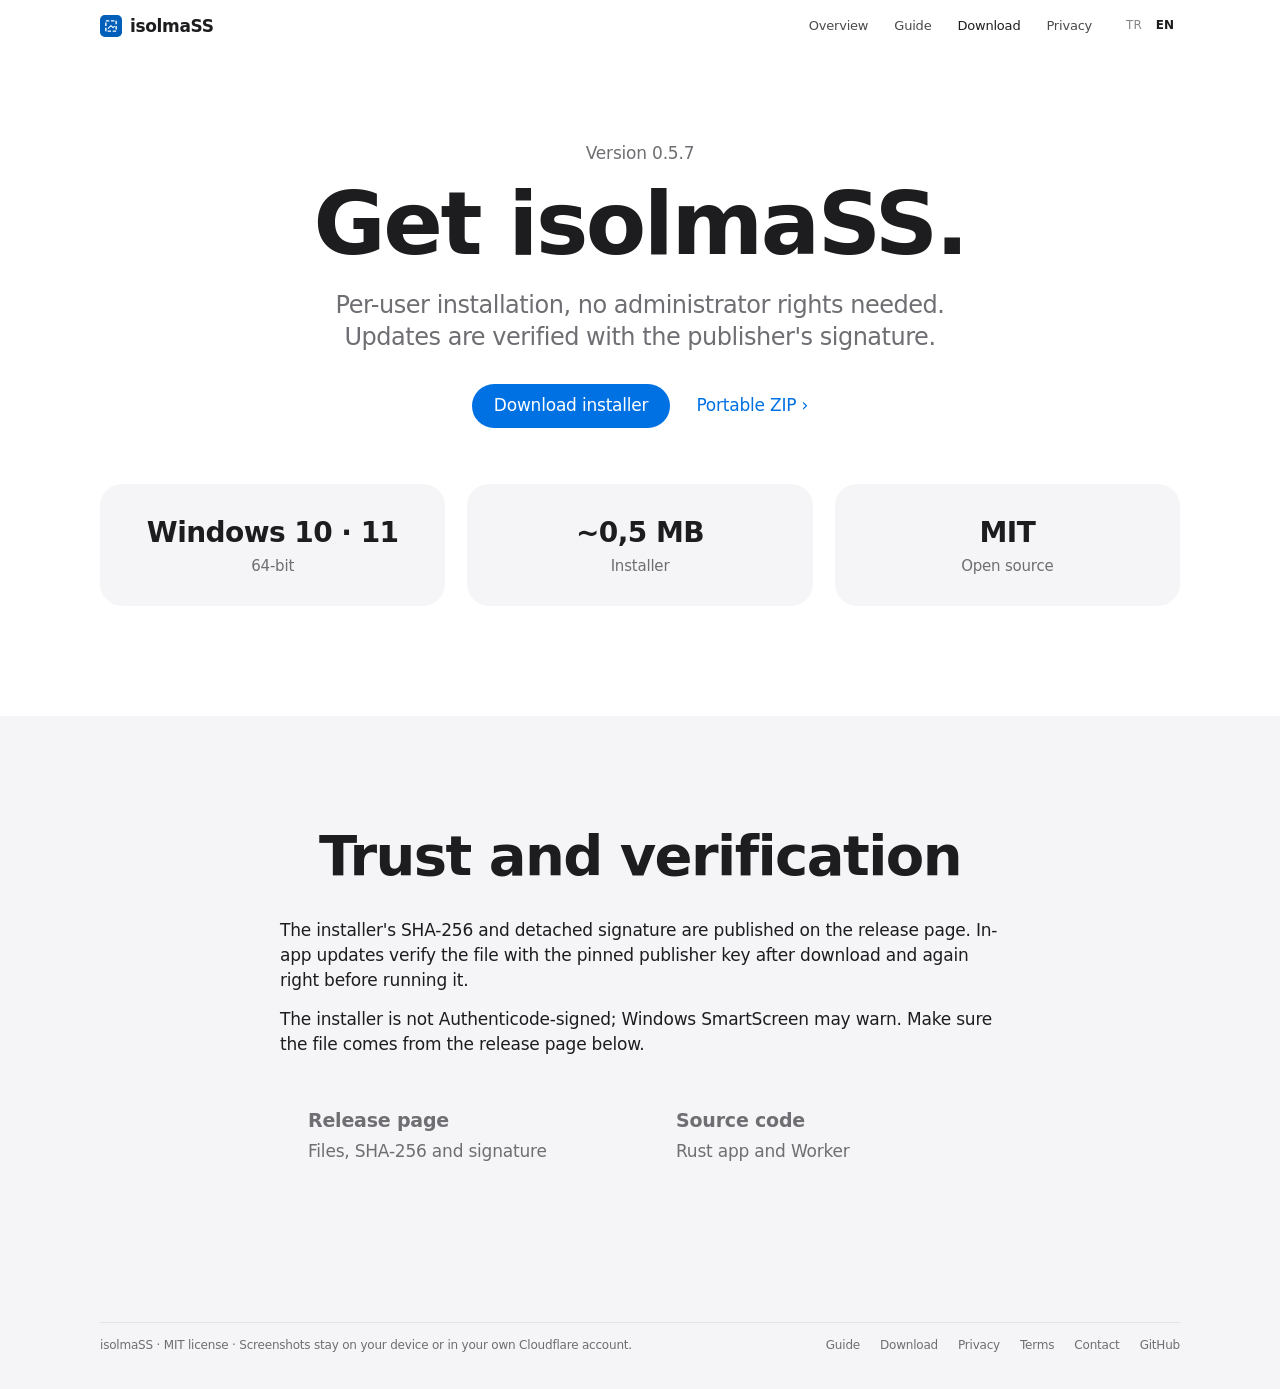
<file: site/download.html>
<!doctype html>
<html lang="tr" data-lang="tr" data-title-tr="İndir — isolmaSS" data-title-en="Download — isolmaSS" data-desc-tr="isolmaSS'i Windows 10 ve 11 için indirin. Ücretsiz, açık kaynak, imzalı güncellemeler." data-desc-en="Download isolmaSS for Windows 10 and 11. Free, open source, signed updates.">
<head>
<meta charset="utf-8">
<meta name="viewport" content="width=device-width,initial-scale=1">
<title>İndir — isolmaSS</title>
<meta name="description" content="isolmaSS'i Windows 10 ve 11 için indirin. Ücretsiz, açık kaynak, imzalı güncellemeler.">
<link rel="canonical" href="https://ss.isolmaz.com/download.html">
<meta property="og:type" content="website">
<meta property="og:site_name" content="isolmaSS">
<meta property="og:title" content="İndir — isolmaSS">
<meta property="og:description" content="isolmaSS'i Windows 10 ve 11 için indirin. Ücretsiz, açık kaynak, imzalı güncellemeler.">
<meta property="og:url" content="https://ss.isolmaz.com/download.html">
<meta name="theme-color" content="#ffffff" media="(prefers-color-scheme: light)">
<meta name="theme-color" content="#000000" media="(prefers-color-scheme: dark)">
<link rel="icon" href="favicon.svg" type="image/svg+xml">
<link rel="stylesheet" href="styles.css">
<script defer src="site.js"></script>
</head>
<body>
<a class="skip" href="#main"><span data-lang="tr">İçeriğe geç</span><span data-lang="en">Skip to content</span></a>
<header class="nav">
<div class="wrap nav__inner">
<a class="brand" href="index.html"><img src="favicon.svg" width="22" height="22" alt="">isolmaSS</a>
<ul class="nav__links" id="nav-links" data-nav-links><li><a href="index.html"><span data-lang="tr">Genel bakış</span><span data-lang="en">Overview</span></a></li><li><a href="docs.html"><span data-lang="tr">Kullanım</span><span data-lang="en">Guide</span></a></li><li><a href="download.html" aria-current="page"><span data-lang="tr">İndir</span><span data-lang="en">Download</span></a></li><li><a href="privacy.html"><span data-lang="tr">Gizlilik</span><span data-lang="en">Privacy</span></a></li></ul>
<div class="lang" role="group" aria-label="Dil / Language"><button type="button" data-set-lang="tr" aria-pressed="true">TR</button><button type="button" data-set-lang="en" aria-pressed="false">EN</button></div>
<button class="nav__toggle" type="button" data-nav-toggle aria-expanded="false" aria-controls="nav-links" aria-label="Menü / Menu"><svg viewBox="0 0 24 24" fill="none" stroke="currentColor" stroke-width="1.6" stroke-linecap="round" aria-hidden="true"><path d="M4 8h16M4 16h16"/></svg></button>
</div>
</header>
<main id="main">
<section class="hero" style="padding-bottom:110px">
<div class="wrap">
<p class="eyebrow"><span data-lang="tr">Sürüm 0.5.7</span><span data-lang="en">Version 0.5.7</span></p>
<h1><span data-lang="tr">isolmaSS'i indirin.</span><span data-lang="en">Get isolmaSS.</span></h1>
<p class="hero__lead"><span data-lang="tr">Kullanıcı başına kurulum, yönetici izni gerektirmez. Güncellemeler yayıncı imzasıyla doğrulanır.</span><span data-lang="en">Per-user installation, no administrator rights needed. Updates are verified with the publisher's signature.</span></p>
<div class="buttons"><a class="button" href="https://github.com/isolmaz/isolmaSS-updates/releases/latest/download/isolmass-setup.exe"><span data-lang="tr">Kurulumu indir</span><span data-lang="en">Download installer</span></a><a class="link-more" href="https://github.com/isolmaz/isolmaSS-updates/releases/latest/download/isolmass-portable-windows-x64.zip"><span data-lang="tr">Taşınabilir ZIP</span><span data-lang="en">Portable ZIP</span></a></div>
<div class="spec">
<div><strong>Windows 10 · 11</strong><span><span data-lang="tr">64 bit</span><span data-lang="en">64-bit</span></span></div>
<div><strong>~0,5 MB</strong><span><span data-lang="tr">Kurulum dosyası</span><span data-lang="en">Installer</span></span></div>
<div><strong>MIT</strong><span><span data-lang="tr">Açık kaynak</span><span data-lang="en">Open source</span></span></div>
</div>
</div>
</section>
<section class="section section--alt">
<div class="wrap--narrow">
<div class="section__head reveal" style="margin-bottom:32px"><h2><span data-lang="tr">Güven ve doğrulama</span><span data-lang="en">Trust and verification</span></h2></div>
<p class="reveal"><span data-lang="tr">Kurulum dosyasının SHA-256 değeri ve ayrık imzası sürüm sayfasında yayımlanır. Uygulama içi güncelleme, dosyayı indirmeden önce ve çalıştırmadan hemen önce sabitlenmiş yayıncı anahtarıyla doğrular.</span><span data-lang="en">The installer's SHA-256 and detached signature are published on the release page. In-app updates verify the file with the pinned publisher key after download and again right before running it.</span></p>
<p class="reveal" style="margin-top:14px"><span data-lang="tr">Kurulum dosyası Authenticode ile imzalı değildir; Windows SmartScreen uyarı gösterebilir. Dosyanın kaynağının aşağıdaki sürüm sayfası olduğundan emin olun.</span><span data-lang="en">The installer is not Authenticode-signed; Windows SmartScreen may warn. Make sure the file comes from the release page below.</span></p>
<div class="cards">
<a class="card-link reveal" href="https://github.com/isolmaz/isolmaSS-updates/releases/latest"><strong><span data-lang="tr">Sürüm sayfası</span><span data-lang="en">Release page</span></strong><span><span data-lang="tr">Dosyalar, SHA-256 ve imza</span><span data-lang="en">Files, SHA-256 and signature</span></span></a>
<a class="card-link reveal" href="https://github.com/isolmaz/isolmaSS_V2"><strong><span data-lang="tr">Kaynak kodu</span><span data-lang="en">Source code</span></strong><span><span data-lang="tr">Rust uygulaması ve Worker</span><span data-lang="en">Rust app and Worker</span></span></a>
</div>
</div>
</section>
</main>
<footer class="footer">
<div class="wrap footer__inner">
<span><span data-lang="tr">isolmaSS · MIT lisansı · Ekran görüntüleri sizin cihazınızda veya kendi Cloudflare hesabınızda kalır.</span><span data-lang="en">isolmaSS · MIT license · Screenshots stay on your device or in your own Cloudflare account.</span></span>
<ul>
<li><a href="docs.html"><span data-lang="tr">Kullanım</span><span data-lang="en">Guide</span></a></li>
<li><a href="download.html"><span data-lang="tr">İndir</span><span data-lang="en">Download</span></a></li>
<li><a href="privacy.html"><span data-lang="tr">Gizlilik</span><span data-lang="en">Privacy</span></a></li>
<li><a href="terms.html"><span data-lang="tr">Koşullar</span><span data-lang="en">Terms</span></a></li>
<li><a href="contact.html"><span data-lang="tr">İletişim</span><span data-lang="en">Contact</span></a></li>
<li><a href="https://github.com/isolmaz/isolmaSS_V2">GitHub</a></li>
</ul>
</div>
</footer>
</body>
</html>
</file>
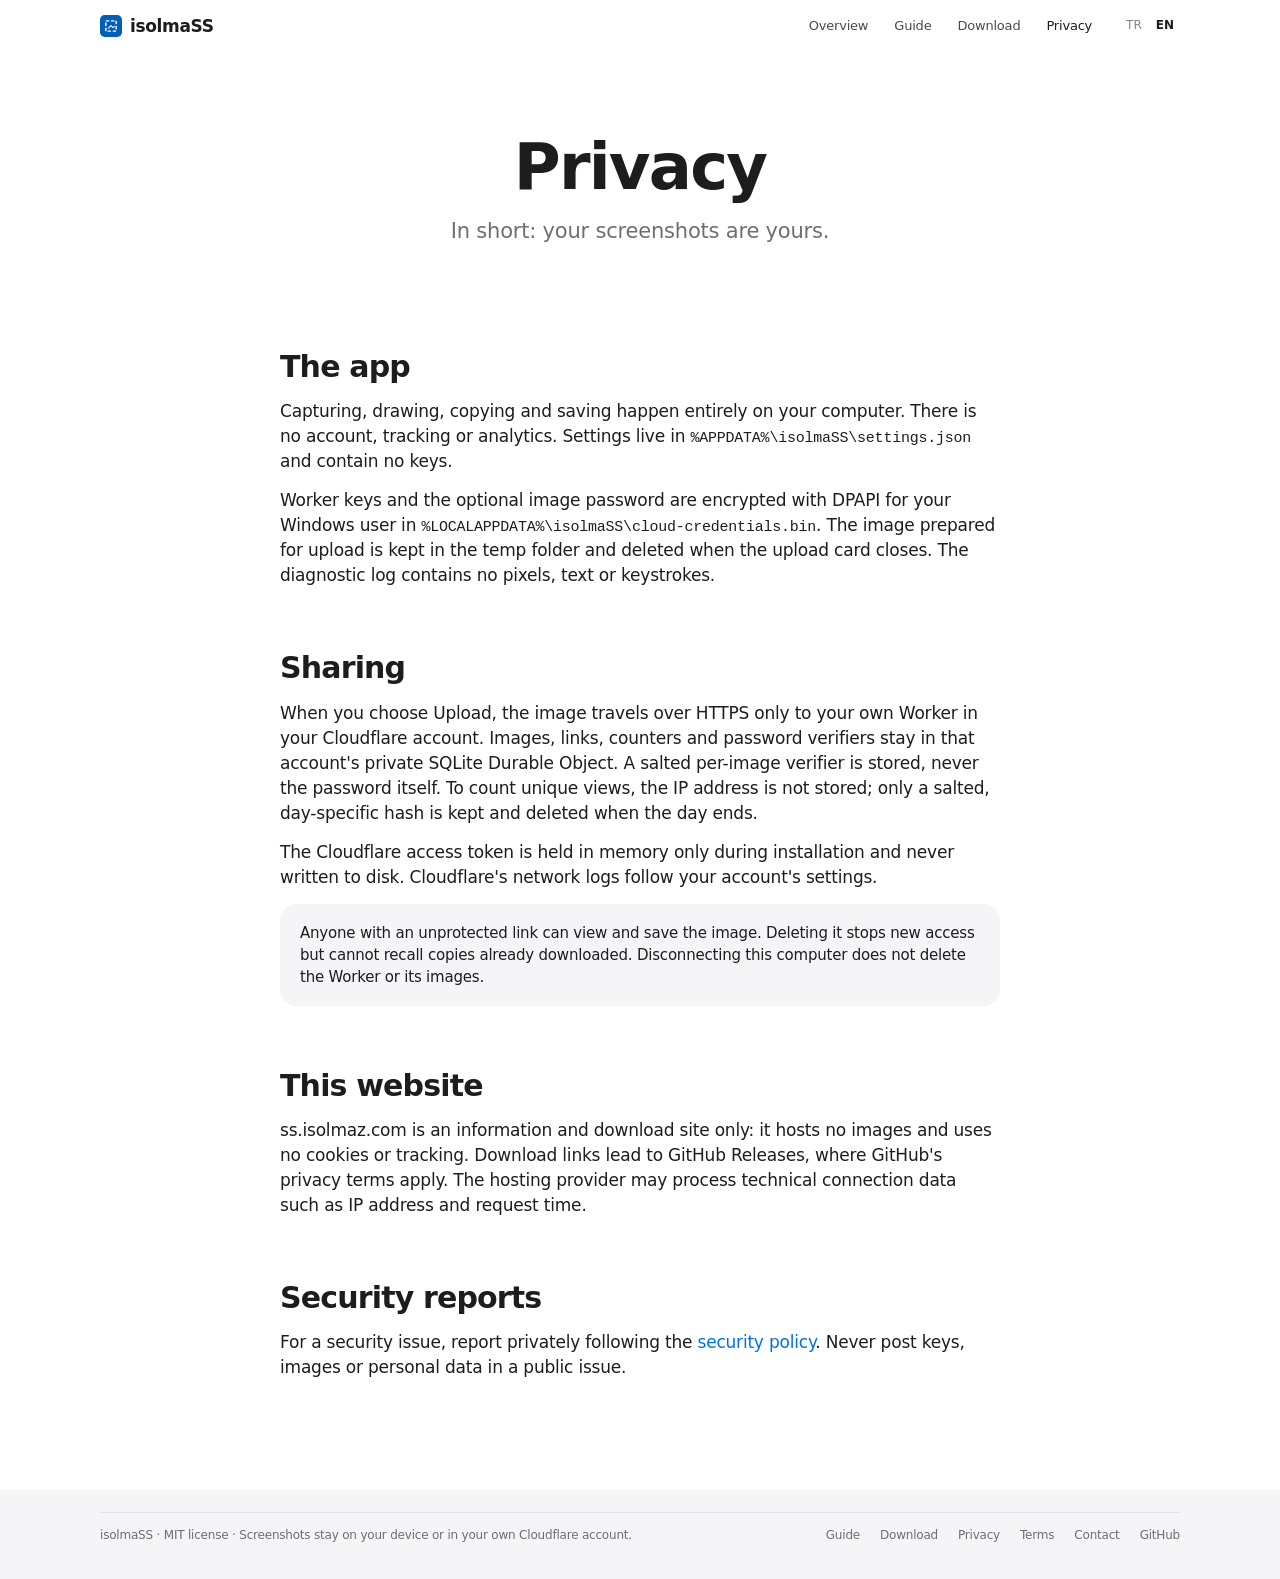
<file: site/privacy.html>
<!doctype html>
<html lang="tr" data-lang="tr" data-title-tr="Gizlilik — isolmaSS" data-title-en="Privacy — isolmaSS" data-desc-tr="isolmaSS uygulaması, isteğe bağlı Cloudflare paylaşımı ve bu site için gizlilik açıklaması." data-desc-en="Privacy statement for the isolmaSS app, optional Cloudflare sharing and this website.">
<head>
<meta charset="utf-8">
<meta name="viewport" content="width=device-width,initial-scale=1">
<title>Gizlilik — isolmaSS</title>
<meta name="description" content="isolmaSS uygulaması, isteğe bağlı Cloudflare paylaşımı ve bu site için gizlilik açıklaması.">
<link rel="canonical" href="https://ss.isolmaz.com/privacy.html">
<meta property="og:type" content="website">
<meta property="og:site_name" content="isolmaSS">
<meta property="og:title" content="Gizlilik — isolmaSS">
<meta property="og:description" content="isolmaSS uygulaması, isteğe bağlı Cloudflare paylaşımı ve bu site için gizlilik açıklaması.">
<meta property="og:url" content="https://ss.isolmaz.com/privacy.html">
<meta name="theme-color" content="#ffffff" media="(prefers-color-scheme: light)">
<meta name="theme-color" content="#000000" media="(prefers-color-scheme: dark)">
<link rel="icon" href="favicon.svg" type="image/svg+xml">
<link rel="stylesheet" href="styles.css">
<script defer src="site.js"></script>
</head>
<body>
<a class="skip" href="#main"><span data-lang="tr">İçeriğe geç</span><span data-lang="en">Skip to content</span></a>
<header class="nav">
<div class="wrap nav__inner">
<a class="brand" href="index.html"><img src="favicon.svg" width="22" height="22" alt="">isolmaSS</a>
<ul class="nav__links" id="nav-links" data-nav-links><li><a href="index.html"><span data-lang="tr">Genel bakış</span><span data-lang="en">Overview</span></a></li><li><a href="docs.html"><span data-lang="tr">Kullanım</span><span data-lang="en">Guide</span></a></li><li><a href="download.html"><span data-lang="tr">İndir</span><span data-lang="en">Download</span></a></li><li><a href="privacy.html" aria-current="page"><span data-lang="tr">Gizlilik</span><span data-lang="en">Privacy</span></a></li></ul>
<div class="lang" role="group" aria-label="Dil / Language"><button type="button" data-set-lang="tr" aria-pressed="true">TR</button><button type="button" data-set-lang="en" aria-pressed="false">EN</button></div>
<button class="nav__toggle" type="button" data-nav-toggle aria-expanded="false" aria-controls="nav-links" aria-label="Menü / Menu"><svg viewBox="0 0 24 24" fill="none" stroke="currentColor" stroke-width="1.6" stroke-linecap="round" aria-hidden="true"><path d="M4 8h16M4 16h16"/></svg></button>
</div>
</header>
<main id="main">
<section class="page-head"><div class="wrap--narrow"><h1><span data-lang="tr">Gizlilik</span><span data-lang="en">Privacy</span></h1><p><span data-lang="tr">Kısacası: görüntüleriniz size ait.</span><span data-lang="en">In short: your screenshots are yours.</span></p></div></section>
<article class="article"><div class="wrap--narrow">
<h2><span data-lang="tr">Uygulama</span><span data-lang="en">The app</span></h2>
<p><span data-lang="tr">Yakalama, çizim, kopyalama ve kaydetme tamamen bilgisayarınızda gerçekleşir. Hesap, izleme veya analitik yoktur. Ayarlar <code>%APPDATA%\isolmaSS\settings.json</code> dosyasındadır ve anahtar içermez.</span><span data-lang="en">Capturing, drawing, copying and saving happen entirely on your computer. There is no account, tracking or analytics. Settings live in <code>%APPDATA%\isolmaSS\settings.json</code> and contain no keys.</span></p>
<p><span data-lang="tr">Worker anahtarları ve isteğe bağlı resim şifresi <code>%LOCALAPPDATA%\isolmaSS\cloud-credentials.bin</code> dosyasında Windows kullanıcınıza bağlı DPAPI ile şifrelenir. Yükleme için hazırlanan görüntü geçici klasörde tutulur ve yükleme kartı kapanınca silinir. Tanılama günlüğü piksel, metin veya tuş vuruşu içermez.</span><span data-lang="en">Worker keys and the optional image password are encrypted with DPAPI for your Windows user in <code>%LOCALAPPDATA%\isolmaSS\cloud-credentials.bin</code>. The image prepared for upload is kept in the temp folder and deleted when the upload card closes. The diagnostic log contains no pixels, text or keystrokes.</span></p>
<h2><span data-lang="tr">Paylaşım</span><span data-lang="en">Sharing</span></h2>
<p><span data-lang="tr">Yükle'yi seçtiğinizde görüntü HTTPS ile yalnızca Cloudflare hesabınızdaki kendi Worker'ınıza gider. Görüntüler, linkler, sayaçlar ve şifre doğrulayıcıları o hesabın özel SQLite Durable Object alanında durur. Şifrenin kendisi değil, görüntüye özel tuzlu bir doğrulayıcı saklanır. Görüntülemeler tekil sayılırken IP adresi saklanmaz; yalnızca o güne özel, tuzlanmış bir özeti tutulur ve gün bitince silinir.</span><span data-lang="en">When you choose Upload, the image travels over HTTPS only to your own Worker in your Cloudflare account. Images, links, counters and password verifiers stay in that account's private SQLite Durable Object. A salted per-image verifier is stored, never the password itself. To count unique views, the IP address is not stored; only a salted, day-specific hash is kept and deleted when the day ends.</span></p>
<p><span data-lang="tr">Cloudflare erişim anahtarı yalnızca kurulum sırasında bellekte tutulur ve diske yazılmaz. Cloudflare'ın ağ kayıtları hesabınızın ayarlarına tabidir.</span><span data-lang="en">The Cloudflare access token is held in memory only during installation and never written to disk. Cloudflare's network logs follow your account's settings.</span></p>
<p class="note"><span data-lang="tr">Şifresiz bir linki bilen herkes görüntüyü açıp kaydedebilir. Silmek yeni erişimi kapatır ama önceden indirilmiş kopyaları geri almaz. Bağlantıyı bu bilgisayardan kaldırmak Worker'ı ve resimleri silmez.</span><span data-lang="en">Anyone with an unprotected link can view and save the image. Deleting it stops new access but cannot recall copies already downloaded. Disconnecting this computer does not delete the Worker or its images.</span></p>
<h2><span data-lang="tr">Bu site</span><span data-lang="en">This website</span></h2>
<p><span data-lang="tr">ss.isolmaz.com yalnızca bilgi ve indirme sitesidir: görüntü barındırmaz, çerez veya izleme kullanmaz. İndirme bağlantıları GitHub Releases'e gider; orada GitHub'ın gizlilik koşulları geçerlidir. Barındırma sağlayıcısı IP adresi ve istek zamanı gibi teknik bağlantı verilerini işleyebilir.</span><span data-lang="en">ss.isolmaz.com is an information and download site only: it hosts no images and uses no cookies or tracking. Download links lead to GitHub Releases, where GitHub's privacy terms apply. The hosting provider may process technical connection data such as IP address and request time.</span></p>
<h2><span data-lang="tr">Güvenlik bildirimi</span><span data-lang="en">Security reports</span></h2>
<p><span data-lang="tr">Bir güvenlik sorunu için <a href="https://github.com/isolmaz/isolmaSS_V2/blob/main/SECURITY.md">güvenlik politikasını</a> izleyerek özel bildirim yapın. Anahtar, görüntü veya kişisel veri içeren herkese açık bir kayıt açmayın.</span><span data-lang="en">For a security issue, report privately following the <a href="https://github.com/isolmaz/isolmaSS_V2/blob/main/SECURITY.md">security policy</a>. Never post keys, images or personal data in a public issue.</span></p>
</div></article>
</main>
<footer class="footer">
<div class="wrap footer__inner">
<span><span data-lang="tr">isolmaSS · MIT lisansı · Ekran görüntüleri sizin cihazınızda veya kendi Cloudflare hesabınızda kalır.</span><span data-lang="en">isolmaSS · MIT license · Screenshots stay on your device or in your own Cloudflare account.</span></span>
<ul>
<li><a href="docs.html"><span data-lang="tr">Kullanım</span><span data-lang="en">Guide</span></a></li>
<li><a href="download.html"><span data-lang="tr">İndir</span><span data-lang="en">Download</span></a></li>
<li><a href="privacy.html"><span data-lang="tr">Gizlilik</span><span data-lang="en">Privacy</span></a></li>
<li><a href="terms.html"><span data-lang="tr">Koşullar</span><span data-lang="en">Terms</span></a></li>
<li><a href="contact.html"><span data-lang="tr">İletişim</span><span data-lang="en">Contact</span></a></li>
<li><a href="https://github.com/isolmaz/isolmaSS_V2">GitHub</a></li>
</ul>
</div>
</footer>
</body>
</html>
</file>
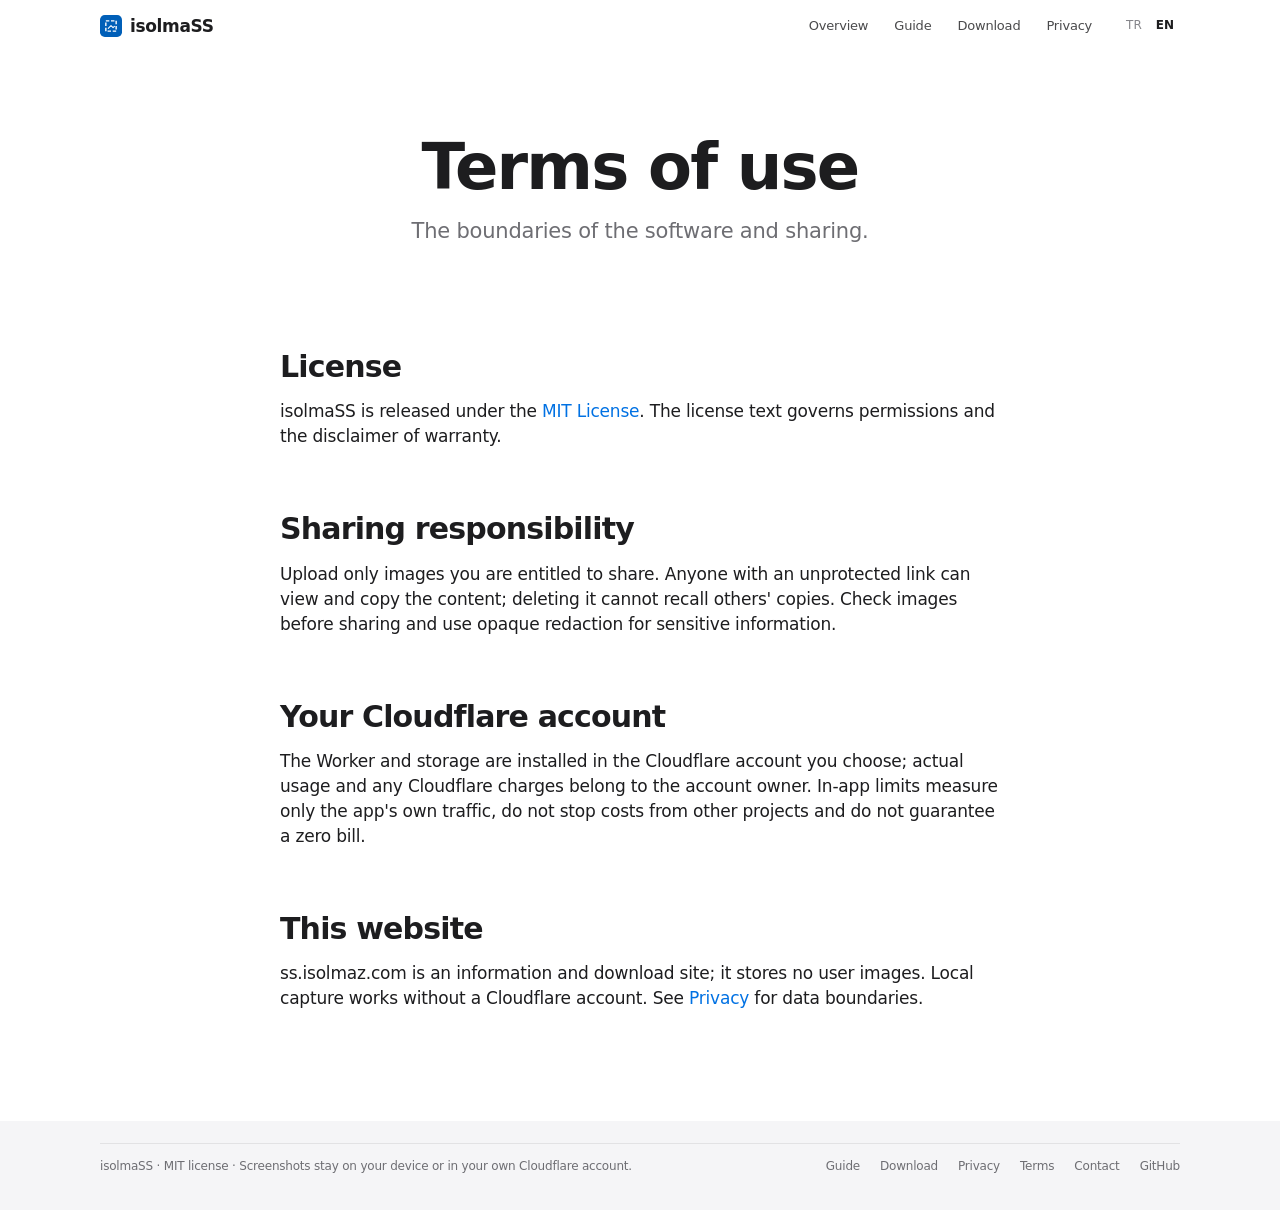
<file: site/terms.html>
<!doctype html>
<html lang="tr" data-lang="tr" data-title-tr="Kullanım koşulları — isolmaSS" data-title-en="Terms of use — isolmaSS" data-desc-tr="isolmaSS lisansı, paylaşım sorumluluğu ve kendi Cloudflare hesabınızın kullanımı." data-desc-en="isolmaSS license, sharing responsibility and use of your own Cloudflare account.">
<head>
<meta charset="utf-8">
<meta name="viewport" content="width=device-width,initial-scale=1">
<title>Kullanım koşulları — isolmaSS</title>
<meta name="description" content="isolmaSS lisansı, paylaşım sorumluluğu ve kendi Cloudflare hesabınızın kullanımı.">
<link rel="canonical" href="https://ss.isolmaz.com/terms.html">
<meta property="og:type" content="website">
<meta property="og:site_name" content="isolmaSS">
<meta property="og:title" content="Kullanım koşulları — isolmaSS">
<meta property="og:description" content="isolmaSS lisansı, paylaşım sorumluluğu ve kendi Cloudflare hesabınızın kullanımı.">
<meta property="og:url" content="https://ss.isolmaz.com/terms.html">
<meta name="theme-color" content="#ffffff" media="(prefers-color-scheme: light)">
<meta name="theme-color" content="#000000" media="(prefers-color-scheme: dark)">
<link rel="icon" href="favicon.svg" type="image/svg+xml">
<link rel="stylesheet" href="styles.css">
<script defer src="site.js"></script>
</head>
<body>
<a class="skip" href="#main"><span data-lang="tr">İçeriğe geç</span><span data-lang="en">Skip to content</span></a>
<header class="nav">
<div class="wrap nav__inner">
<a class="brand" href="index.html"><img src="favicon.svg" width="22" height="22" alt="">isolmaSS</a>
<ul class="nav__links" id="nav-links" data-nav-links><li><a href="index.html"><span data-lang="tr">Genel bakış</span><span data-lang="en">Overview</span></a></li><li><a href="docs.html"><span data-lang="tr">Kullanım</span><span data-lang="en">Guide</span></a></li><li><a href="download.html"><span data-lang="tr">İndir</span><span data-lang="en">Download</span></a></li><li><a href="privacy.html"><span data-lang="tr">Gizlilik</span><span data-lang="en">Privacy</span></a></li></ul>
<div class="lang" role="group" aria-label="Dil / Language"><button type="button" data-set-lang="tr" aria-pressed="true">TR</button><button type="button" data-set-lang="en" aria-pressed="false">EN</button></div>
<button class="nav__toggle" type="button" data-nav-toggle aria-expanded="false" aria-controls="nav-links" aria-label="Menü / Menu"><svg viewBox="0 0 24 24" fill="none" stroke="currentColor" stroke-width="1.6" stroke-linecap="round" aria-hidden="true"><path d="M4 8h16M4 16h16"/></svg></button>
</div>
</header>
<main id="main">
<section class="page-head"><div class="wrap--narrow"><h1><span data-lang="tr">Kullanım koşulları</span><span data-lang="en">Terms of use</span></h1><p><span data-lang="tr">Yazılımın ve paylaşımın sınırları.</span><span data-lang="en">The boundaries of the software and sharing.</span></p></div></section>
<article class="article"><div class="wrap--narrow">
<h2><span data-lang="tr">Lisans</span><span data-lang="en">License</span></h2>
<p><span data-lang="tr">isolmaSS <a href="https://github.com/isolmaz/isolmaSS_V2/blob/main/LICENSE">MIT Lisansı</a> ile yayımlanır. İzinler ve garanti reddi için lisans metni geçerlidir.</span><span data-lang="en">isolmaSS is released under the <a href="https://github.com/isolmaz/isolmaSS_V2/blob/main/LICENSE">MIT License</a>. The license text governs permissions and the disclaimer of warranty.</span></p>
<h2><span data-lang="tr">Paylaşım sorumluluğu</span><span data-lang="en">Sharing responsibility</span></h2>
<p><span data-lang="tr">Yalnızca paylaşma hakkınız olan görüntüleri yükleyin. Şifresiz linki bilen herkes içeriği görüp kopyalayabilir; silmek başkalarının kopyalarını geri almaz. Hassas bilgileri paylaşmadan önce görüntüyü kontrol edin ve opak karartmayı kullanın.</span><span data-lang="en">Upload only images you are entitled to share. Anyone with an unprotected link can view and copy the content; deleting it cannot recall others' copies. Check images before sharing and use opaque redaction for sensitive information.</span></p>
<h2><span data-lang="tr">Kendi Cloudflare hesabınız</span><span data-lang="en">Your Cloudflare account</span></h2>
<p><span data-lang="tr">Worker ve depolama seçtiğiniz Cloudflare hesabına kurulur; gerçek kullanım ve olası Cloudflare ücretleri hesap sahibine aittir. Uygulamadaki sınırlar yalnızca kendi trafiğini ölçer, başka projelerin maliyetini durdurmaz ve sıfır faturayı garanti etmez.</span><span data-lang="en">The Worker and storage are installed in the Cloudflare account you choose; actual usage and any Cloudflare charges belong to the account owner. In-app limits measure only the app's own traffic, do not stop costs from other projects and do not guarantee a zero bill.</span></p>
<h2><span data-lang="tr">Bu site</span><span data-lang="en">This website</span></h2>
<p><span data-lang="tr">ss.isolmaz.com bir bilgi ve indirme sitesidir; kullanıcı görüntülerini depolamaz. Yerel yakalama Cloudflare hesabı olmadan çalışır. Veri sınırları için <a href="privacy.html">Gizlilik</a> sayfasına bakın.</span><span data-lang="en">ss.isolmaz.com is an information and download site; it stores no user images. Local capture works without a Cloudflare account. See <a href="privacy.html">Privacy</a> for data boundaries.</span></p>
</div></article>
</main>
<footer class="footer">
<div class="wrap footer__inner">
<span><span data-lang="tr">isolmaSS · MIT lisansı · Ekran görüntüleri sizin cihazınızda veya kendi Cloudflare hesabınızda kalır.</span><span data-lang="en">isolmaSS · MIT license · Screenshots stay on your device or in your own Cloudflare account.</span></span>
<ul>
<li><a href="docs.html"><span data-lang="tr">Kullanım</span><span data-lang="en">Guide</span></a></li>
<li><a href="download.html"><span data-lang="tr">İndir</span><span data-lang="en">Download</span></a></li>
<li><a href="privacy.html"><span data-lang="tr">Gizlilik</span><span data-lang="en">Privacy</span></a></li>
<li><a href="terms.html"><span data-lang="tr">Koşullar</span><span data-lang="en">Terms</span></a></li>
<li><a href="contact.html"><span data-lang="tr">İletişim</span><span data-lang="en">Contact</span></a></li>
<li><a href="https://github.com/isolmaz/isolmaSS_V2">GitHub</a></li>
</ul>
</div>
</footer>
</body>
</html>
</file>
<file: site/styles.css>
/* isolmaSS site — quiet, content-first layout. No web fonts, no trackers. */
:root {
  --bg: #ffffff;
  --bg-alt: #f5f5f7;
  --card: #ffffff;
  --text: #1d1d1f;
  --muted: #6e6e73;
  --faint: #86868b;
  --line: rgba(0, 0, 0, .08);
  --accent: #0071e3;
  --accent-hover: #0077ed;
  --nav: rgba(255, 255, 255, .72);
  --shadow: 0 30px 80px -30px rgba(0, 0, 0, .25);
  --radius: 22px;
  --wide: 1080px;
  --narrow: 720px;
  --font: -apple-system, BlinkMacSystemFont, "SF Pro Text", "Segoe UI Variable Text", "Segoe UI", system-ui, sans-serif;
  --display: -apple-system, BlinkMacSystemFont, "SF Pro Display", "Segoe UI Variable Display", "Segoe UI", system-ui, sans-serif;
  --mono: ui-monospace, "SF Mono", "Cascadia Mono", Consolas, monospace;
  color-scheme: light dark;
}
@media (prefers-color-scheme: dark) {
  :root {
    --bg: #000000;
    --bg-alt: #101012;
    --card: #1c1c1e;
    --text: #f5f5f7;
    --muted: #a1a1a6;
    --faint: #86868b;
    --line: rgba(255, 255, 255, .12);
    --accent: #2997ff;
    --accent-hover: #47a6ff;
    --nav: rgba(22, 22, 23, .72);
    --shadow: 0 30px 80px -30px rgba(0, 0, 0, .8);
  }
}

*, *::before, *::after { box-sizing: border-box; }
html { -webkit-text-size-adjust: 100%; scroll-behavior: smooth; }
@media (prefers-reduced-motion: reduce) { html { scroll-behavior: auto; } *, *::before, *::after { transition: none !important; animation: none !important; } }
body {
  margin: 0;
  background: var(--bg);
  color: var(--text);
  font: 17px/1.47 var(--font);
  letter-spacing: -.012em;
  -webkit-font-smoothing: antialiased;
}
img, svg { display: block; max-width: 100%; }
a { color: var(--accent); text-decoration: none; }
a:hover { text-decoration: underline; }
:focus-visible { outline: 3px solid color-mix(in srgb, var(--accent) 60%, transparent); outline-offset: 3px; border-radius: 6px; }
code, kbd { font: .88em var(--mono); }
kbd { padding: .1em .45em; border: 1px solid var(--line); border-bottom-width: 2px; border-radius: 6px; background: var(--bg-alt); }
h1, h2, h3 { font-family: var(--display); margin: 0; letter-spacing: -.028em; line-height: 1.08; font-weight: 600; }
p { margin: 0; }

/* Language: only the active language is shown. */
html[data-lang="tr"] [data-lang="en"], html[data-lang="en"] [data-lang="tr"] { display: none !important; }
html:not([data-lang]) [data-lang="en"] { display: none !important; }

.skip { position: absolute; left: -999px; top: 8px; background: var(--card); padding: 8px 14px; border-radius: 10px; z-index: 100; }
.skip:focus { left: 8px; }

.wrap { width: min(100% - 44px, var(--wide)); margin-inline: auto; }
.wrap--narrow { width: min(100% - 44px, var(--narrow)); margin-inline: auto; }

/* Navigation */
.nav {
  position: sticky; top: 0; z-index: 50;
  background: var(--nav);
  backdrop-filter: saturate(180%) blur(20px);
  -webkit-backdrop-filter: saturate(180%) blur(20px);
  border-bottom: 1px solid transparent;
  transition: border-color .3s;
}
.nav[data-scrolled="true"] { border-bottom-color: var(--line); }
.nav__inner { height: 52px; display: flex; align-items: center; gap: 28px; }
.brand { display: flex; align-items: center; gap: 8px; color: var(--text); font-weight: 600; font-size: 17px; letter-spacing: -.02em; }
.brand:hover { text-decoration: none; }
.nav__links { display: flex; gap: 26px; margin: 0 0 0 auto; padding: 0; list-style: none; font-size: 13px; }
.nav__links a { color: var(--text); opacity: .8; }
.nav__links a:hover, .nav__links a[aria-current="page"] { opacity: 1; text-decoration: none; }
.lang { display: flex; gap: 2px; font-size: 12px; }
.lang button { border: 0; background: none; color: var(--faint); padding: 4px 6px; border-radius: 6px; cursor: pointer; font: inherit; }
.lang button[aria-pressed="true"] { color: var(--text); font-weight: 600; }
.nav__toggle { display: none; margin-left: auto; border: 0; background: none; color: var(--text); padding: 6px; cursor: pointer; }
.nav__toggle svg { width: 22px; height: 22px; }
@media (max-width: 760px) {
  .nav__toggle { display: block; }
  .nav__links { display: none; position: absolute; inset: 52px 0 auto 0; flex-direction: column; gap: 0; padding: 8px 22px 18px; background: var(--bg); border-bottom: 1px solid var(--line); font-size: 17px; }
  .nav__links.is-open { display: flex; }
  .nav__links a { display: block; padding: 12px 0; border-bottom: 1px solid var(--line); }
  .lang { margin-left: 0; }
}

/* Buttons */
.buttons { display: flex; flex-wrap: wrap; align-items: center; justify-content: center; gap: 14px 26px; }
.button {
  display: inline-flex; align-items: center; justify-content: center; gap: 8px;
  min-height: 44px; padding: 0 22px; border-radius: 980px;
  background: var(--accent); color: #fff; font-size: 17px; font-weight: 500;
  transition: background .2s, transform .2s;
}
.button:hover { background: var(--accent-hover); text-decoration: none; }
.button:active { transform: scale(.98); }
.link-more::after { content: " ›"; }
.fine { color: var(--muted); font-size: 14px; }

/* Hero */
.hero { padding: 88px 0 0; text-align: center; overflow: hidden; }
.eyebrow { color: var(--muted); font-size: 17px; font-weight: 500; margin-bottom: 10px; }
.hero h1 { font-size: clamp(44px, 8vw, 88px); }
.hero__lead { margin: 18px auto 30px; max-width: 640px; color: var(--muted); font-size: clamp(19px, 2.4vw, 24px); line-height: 1.35; letter-spacing: -.02em; }
.hero .fine { margin-top: 16px; }

/* Showcase: real app captures in a simple window frame, cross-fading
   through select → mark up → share. Static (middle frame) when motion is reduced. */
.showcase { width: min(100% - 44px, 980px); margin: 64px auto 0; }
.frame { border-radius: 14px; overflow: hidden; background: var(--card); box-shadow: var(--shadow); border: 1px solid var(--line); }
.frame__bar { height: 34px; display: flex; align-items: center; gap: 8px; padding: 0 14px; background: var(--bg-alt); border-bottom: 1px solid var(--line); }
.frame__bar i { width: 12px; height: 12px; border-radius: 50%; }
.frame__bar i:nth-child(1) { background: #ff5f57; }
.frame__bar i:nth-child(2) { background: #febc2e; }
.frame__bar i:nth-child(3) { background: #28c840; }
.frame__stage { position: relative; aspect-ratio: 16 / 9; background: #e8e8ed; }
.frame__stage img { position: absolute; inset: 0; width: 100%; height: 100%; object-fit: cover; opacity: 0; animation: show 12s infinite; }
.frame__stage img:nth-child(1) { animation-delay: 0s; }
.frame__stage img:nth-child(2) { animation-delay: -8s; }
.frame__stage img:nth-child(3) { animation-delay: -4s; }
@keyframes show { 0%, 30% { opacity: 1; } 34%, 96% { opacity: 0; } 100% { opacity: 1; } }
.stages { display: flex; justify-content: center; gap: 28px; margin-top: 22px; padding: 0; list-style: none; font-size: 15px; color: var(--faint); }
.stages li { animation: stage 12s infinite; }
.stages li:nth-child(1) { animation-delay: 0s; }
.stages li:nth-child(2) { animation-delay: -8s; }
.stages li:nth-child(3) { animation-delay: -4s; }
@keyframes stage { 0%, 30% { color: var(--text); } 34%, 96% { color: var(--faint); } 100% { color: var(--text); } }
@media (prefers-reduced-motion: reduce) {
  .frame__stage img, .stages li { animation: none; }
  .frame__stage img:nth-child(2) { opacity: 1; }
  .stages li:nth-child(2) { color: var(--text); }
}

/* Sections */
.section { padding: 110px 0; }
.section--alt { background: var(--bg-alt); }
.section__head { text-align: center; max-width: 760px; margin: 0 auto 56px; }
.section__head h2 { font-size: clamp(34px, 5vw, 56px); }
.section__head p { margin-top: 14px; color: var(--muted); font-size: clamp(18px, 2vw, 21px); }

.grid { display: grid; gap: 22px; grid-template-columns: repeat(3, 1fr); }
@media (max-width: 900px) { .grid { grid-template-columns: repeat(2, 1fr); } }
@media (max-width: 600px) { .grid { grid-template-columns: 1fr; } }
.tile { background: var(--card); border-radius: var(--radius); padding: 34px 30px; }
.section:not(.section--alt) .tile { background: var(--bg-alt); }
.tile svg { width: 34px; height: 34px; color: var(--accent); margin-bottom: 20px; }
.tile h3 { font-size: 22px; margin-bottom: 8px; }
.tile p { color: var(--muted); font-size: 16px; }

.steps { display: grid; gap: 22px; grid-template-columns: repeat(3, 1fr); counter-reset: step; }
@media (max-width: 800px) { .steps { grid-template-columns: 1fr; } }
.step { counter-increment: step; }
.step::before { content: counter(step); display: grid; place-items: center; width: 40px; height: 40px; border-radius: 50%; background: var(--text); color: var(--bg); font-weight: 600; margin-bottom: 18px; }
.step h3 { font-size: 22px; margin-bottom: 8px; }
.step p { color: var(--muted); }

.statement { text-align: center; }
.statement h2 { font-size: clamp(34px, 5vw, 56px); }
.statement p { margin: 18px auto 30px; max-width: 640px; color: var(--muted); font-size: 21px; }

/* Articles (docs, legal) */
.page-head { padding: 80px 0 40px; text-align: center; }
.page-head h1 { font-size: clamp(40px, 6vw, 64px); }
.page-head p { margin-top: 14px; color: var(--muted); font-size: 21px; }
.article { padding-bottom: 110px; }
.article h2 { font-size: 30px; margin: 64px 0 16px; scroll-margin-top: 80px; }
.article h3 { font-size: 21px; margin: 32px 0 10px; }
.article p, .article li { color: var(--text); }
.article p + p { margin-top: 14px; }
.article ul, .article ol { padding-left: 1.2em; margin: 12px 0; }
.article li + li { margin-top: 8px; }
.article .muted { color: var(--muted); }
.toc { display: flex; flex-wrap: wrap; justify-content: center; gap: 8px; margin-top: 26px; padding: 0; list-style: none; }
.toc a { display: inline-block; padding: 7px 15px; border-radius: 980px; background: var(--bg-alt); color: var(--text); font-size: 14px; }
.toc a:hover { text-decoration: none; background: var(--line); }
.table { width: 100%; border-collapse: collapse; font-size: 15px; margin: 16px 0; }
.table td, .table th { text-align: left; padding: 12px 0; border-bottom: 1px solid var(--line); vertical-align: top; }
.table th { color: var(--muted); font-weight: 500; }
.table td:first-child { width: 38%; padding-right: 16px; }
.note { margin-top: 18px; padding: 18px 20px; border-radius: 16px; background: var(--bg-alt); color: var(--muted); font-size: 15px; }
.card-link { display: block; padding: 26px 28px; border-radius: var(--radius); background: var(--bg-alt); color: var(--text); }
.card-link:hover { text-decoration: none; background: var(--line); }
.card-link strong { display: block; font-size: 19px; margin-bottom: 4px; }
.card-link span { color: var(--muted); }
.cards { display: grid; gap: 16px; grid-template-columns: repeat(2, 1fr); margin-top: 24px; }
@media (max-width: 640px) { .cards { grid-template-columns: 1fr; } }

/* Download */
.spec { display: grid; grid-template-columns: repeat(3, 1fr); gap: 22px; margin-top: 56px; text-align: center; }
@media (max-width: 700px) { .spec { grid-template-columns: 1fr; } }
.spec div { padding: 28px; border-radius: var(--radius); background: var(--bg-alt); }
.spec strong { display: block; font-family: var(--display); font-size: 28px; letter-spacing: -.02em; }
.spec span { color: var(--muted); font-size: 15px; }
.hash { overflow-wrap: anywhere; font: 13px var(--mono); color: var(--muted); }

/* Footer */
.footer { background: var(--bg-alt); color: var(--muted); font-size: 12px; padding: 22px 0 34px; }
.footer__inner { display: flex; flex-wrap: wrap; justify-content: space-between; gap: 12px 24px; padding-top: 14px; border-top: 1px solid var(--line); }
.footer ul { display: flex; flex-wrap: wrap; gap: 6px 20px; margin: 0; padding: 0; list-style: none; }
.footer a { color: var(--muted); }
.footer a:hover { color: var(--text); }

/* Reveal on scroll */
.js .reveal { opacity: 0; transform: translateY(24px); transition: opacity .8s ease, transform .8s ease; }
.js .reveal.is-in { opacity: 1; transform: none; }
</file>
